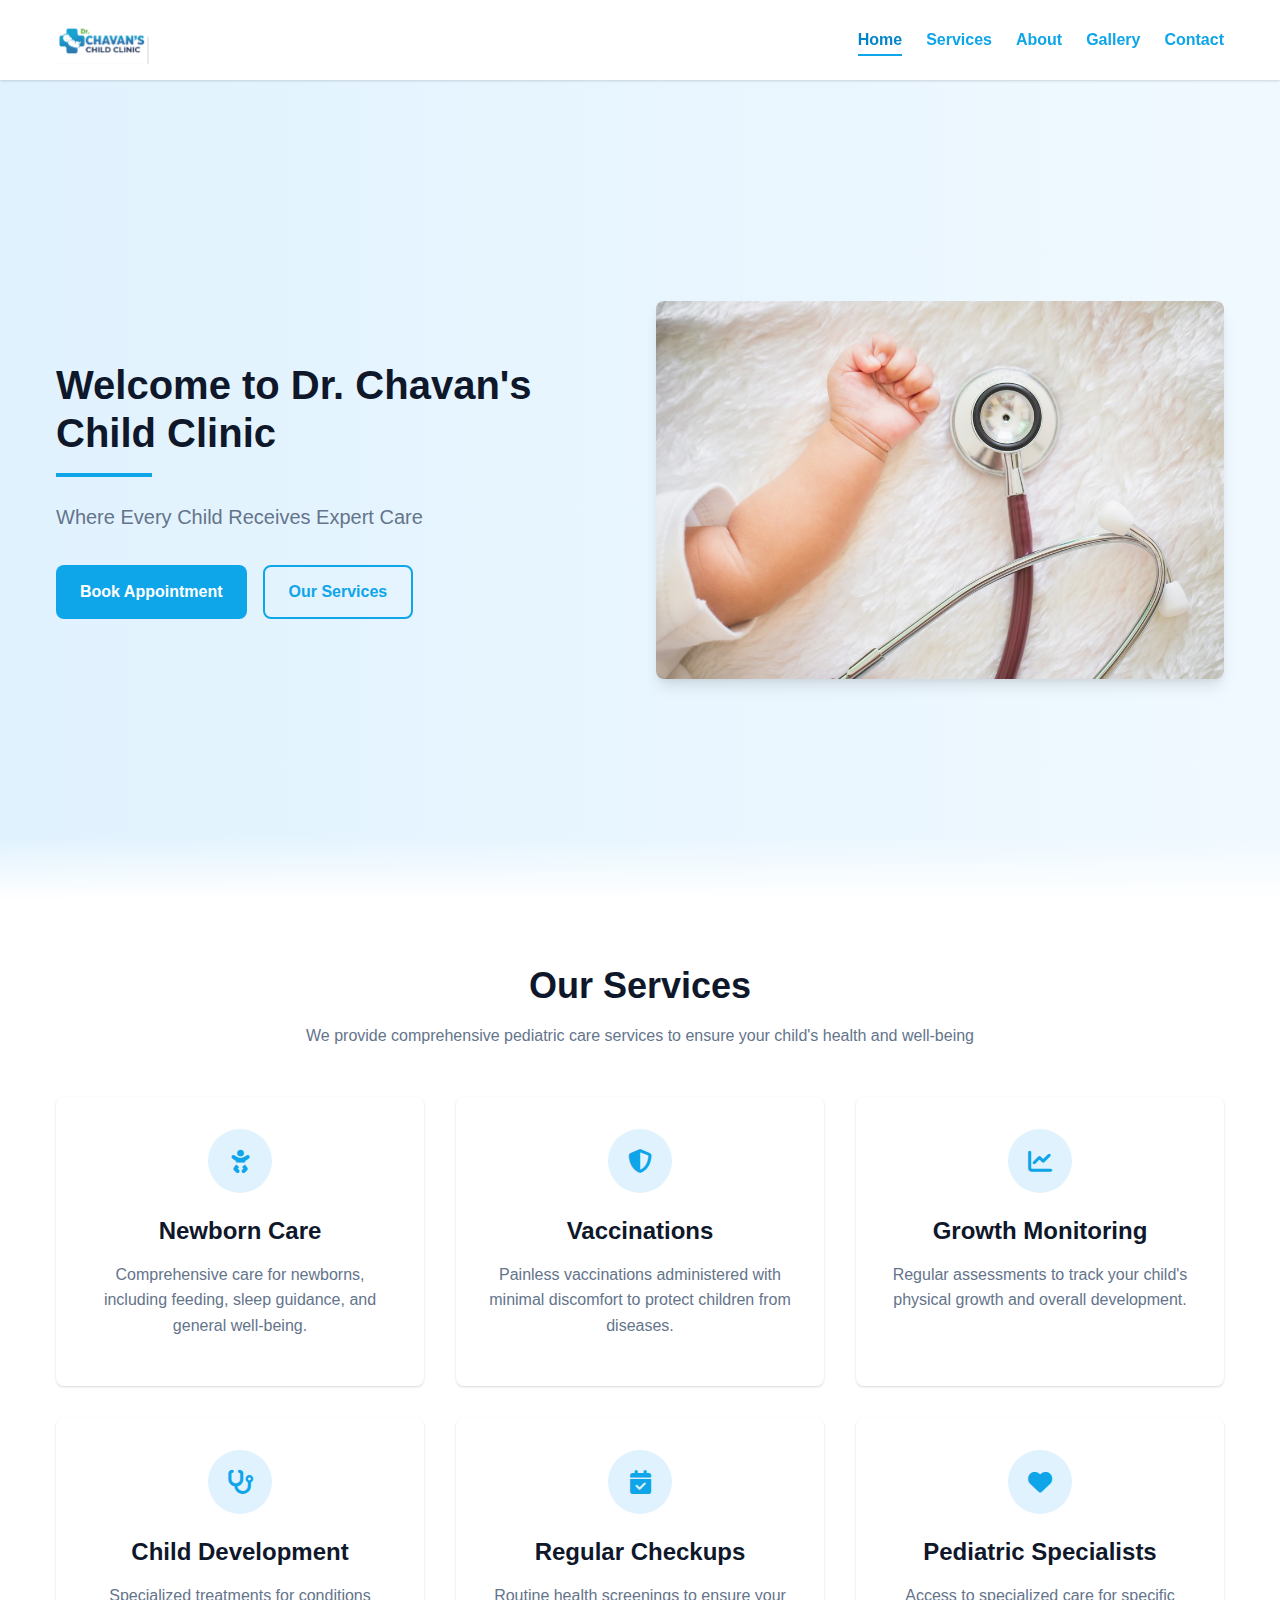
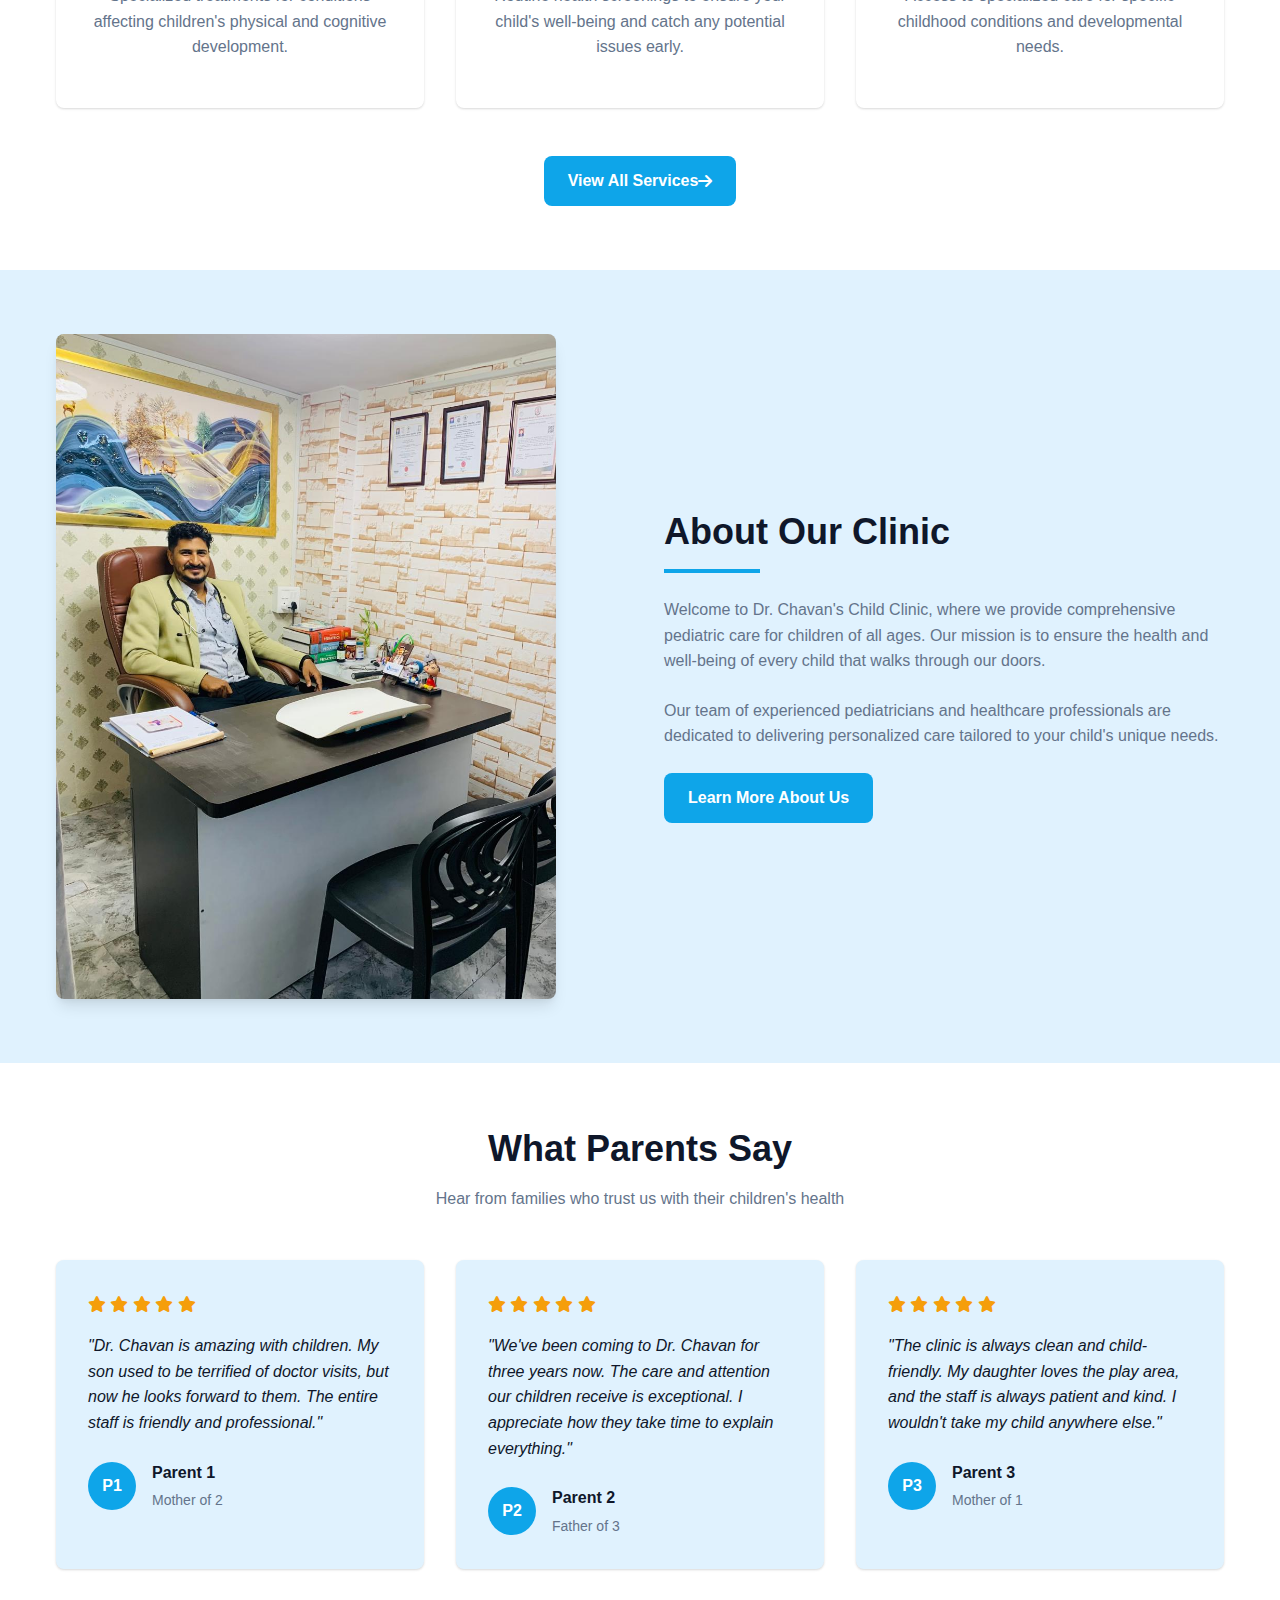
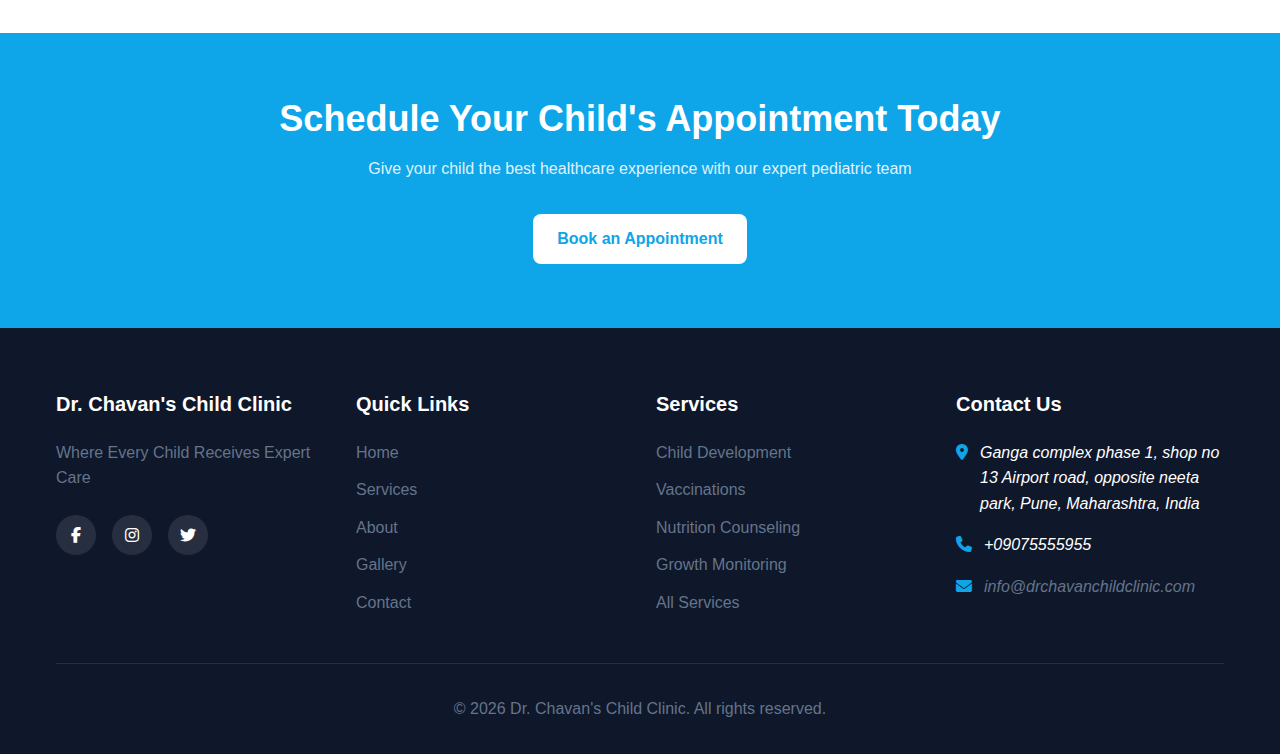
<file: index.html>
<!DOCTYPE html>
<html lang="en">
<head>
    <meta charset="UTF-8">
    <meta name="viewport" content="width=device-width, initial-scale=1.0">
    <title>Dr. Chavan's Child Clinic - Where Every Child Receives Expert Care</title>
    <style>
        :root {
          --vh: 1vh;
        }
        
        /* Use this for full height elements */
        .full-height {
          height: 100vh; /* Fallback */
          height: calc(var(--vh, 1vh) * 100);
        }
      </style>
    <link rel="stylesheet" href="./styles.css">
    <link rel="stylesheet" href="https://cdnjs.cloudflare.com/ajax/libs/font-awesome/6.4.0/css/all.min.css">
</head>
<body>
    <!-- Header -->
    <header class="header">
        <div class="container">
            <div class="header-content">
                <a href="index.html" class="logo">
                    <img src="./design.png" alt="Dr. Chavan's Child Clinic Logo" width="500" height="200">
                </a>
                
                <!-- Desktop Navigation -->
                <nav class="desktop-nav">
                    <ul class="nav-links">
                        <li><a href="index.html" class="active">Home</a></li>
                        <li><a href="services.html">Services</a></li>
                        <li><a href="about.html">About</a></li>
                        <li><a href="gallery.html">Gallery</a></li>
                        <li><a href="contact.html">Contact</a></li>
                        
                    </ul>
                </nav>
                
                <!-- Mobile Navigation Toggle -->
                <button class="mobile-nav-toggle" aria-label="Toggle Menu">
                    <i class="fas fa-bars"></i>
                </button>
            </div>
        </div>
        
        <!-- Mobile Navigation Menu -->
        <div class="mobile-nav">
            <nav class="container">
                <ul class="mobile-nav-links">
                    <li><a href="index.html">Home</a></li>
                    <li><a href="services.html">Services</a></li>
                    <li><a href="about.html">About</a></li>
                    <li><a href="gallery.html">Gallery</a></li>
                    <li><a href="contact.html">Contact</a></li>
                    
                </ul>
            </nav>
        </div>
    </header>

    <main>
        <!-- Hero Section -->
        <section class="hero">
            <div class="container">
                <div class="hero-grid">
                    <div class="hero-content">
                        <h1>Welcome to Dr. Chavan's Child Clinic</h1>
                        <div class="divider"></div>
                        <p class="hero-subtitle">Where Every Child Receives Expert Care</p>
                        <div class="hero-buttons">
                            <a href="contact.html" class="btn btn-primary">Book Appointment</a>
                            <a href="services.html" class="btn btn-outline">Our Services</a>
                        </div>
                    </div>
                    <div class="hero-image">
                        <img src="./bg clinic.jpg" alt="Doctor with child patient">
                    </div>
                </div>
            </div>
            <div class="hero-gradient"></div>
        </section>

        <!-- Services Preview Section -->
        <section class="services-preview">
            <div class="container">
                <div class="section-header">
                    <h2>Our Services</h2>
                    <p>We provide comprehensive pediatric care services to ensure your child's health and well-being</p>
                </div>

                <div class="services-grid">
                    <!-- Service 1 -->
                    <div class="service-card">
                        <div class="service-icon">
                            <i class="fas fa-baby"></i>
                        </div>
                        <h3>Newborn Care</h3>
                        <p>Comprehensive care for newborns, including feeding, sleep guidance, and general well-being.</p>
                    </div>
                    
                    <!-- Service 2 -->
                    <div class="service-card">
                        <div class="service-icon">
                            <i class="fas fa-shield-alt"></i>
                        </div>
                        <h3>Vaccinations</h3>
                        <p>Painless vaccinations administered with minimal discomfort to protect children from diseases.</p>
                    </div>
                    
                    <!-- Service 3 -->
                    <div class="service-card">
                        <div class="service-icon">
                            <i class="fas fa-chart-line"></i>
                        </div>
                        <h3>Growth Monitoring</h3>
                        <p>Regular assessments to track your child's physical growth and overall development.</p>
                    </div>
                    
                    <!-- Service 4 -->
                    <div class="service-card">
                        <div class="service-icon">
                            <i class="fas fa-stethoscope"></i>
                        </div>
                        <h3>Child Development</h3>
                        <p>Specialized treatments for conditions affecting children's physical and cognitive development.</p>
                    </div>
                    
                    <!-- Service 5 -->
                    <div class="service-card">
                        <div class="service-icon">
                            <i class="fas fa-calendar-check"></i>
                        </div>
                        <h3>Regular Checkups</h3>
                        <p>Routine health screenings to ensure your child's well-being and catch any potential issues early.</p>
                    </div>
                    
                    <!-- Service 6 -->
                    <div class="service-card">
                        <div class="service-icon">
                            <i class="fas fa-heart"></i>
                        </div>
                        <h3>Pediatric Specialists</h3>
                        <p>Access to specialized care for specific childhood conditions and developmental needs.</p>
                    </div>
                </div>

                <div class="text-center">
                    <a href="services.html" class="btn btn-primary">
                        View All Services <i class="fas fa-arrow-right"></i>
                    </a>
                </div>
            </div>
        </section>

        <!-- About Preview Section -->
        <section class="about-preview">
            <div class="container">
                <div class="about-grid">
                    <div class="about-image">
                        <div class="image-decoration"></div>
                        <img src="./doc.jpg" alt="About Our Clinic" width="500" height="500">
                    </div>
                    
                    <div class="about-content">
                        <h2>About Our Clinic</h2>
                        <div class="divider"></div>
                        <p>Welcome to Dr. Chavan's Child Clinic, where we provide comprehensive pediatric care for children
                            of all ages. Our mission is to ensure the health and well-being of every child that walks
                            through our doors.</p>
                        <p>Our team of experienced pediatricians and healthcare professionals are
                            dedicated to delivering personalized care tailored to your child's unique needs.</p>
                        <a href="./about.html" class="btn btn-primary">Learn More About Us</a>
                    </div>
                </div>
            </div>
        </section>

        <!-- Testimonials Section -->
        <section class="testimonials">
            <div class="container">
                <div class="section-header">
                    <h2>What Parents Say</h2>
                    <p>Hear from families who trust us with their children's health</p>
                </div>

                <div class="testimonials-grid">
                    <!-- Testimonial 1 -->
                    <div class="testimonial-card">
                        <div class="stars">
                            <i class="fas fa-star"></i>
                            <i class="fas fa-star"></i>
                            <i class="fas fa-star"></i>
                            <i class="fas fa-star"></i>
                            <i class="fas fa-star"></i>
                        </div>
                        <p class="testimonial-text">"Dr. Chavan is amazing with children. My son used to be terrified of doctor visits, but now he looks forward to them. The entire staff is friendly and professional."</p>
                        <div class="testimonial-author">
                            <div class="author-avatar">P1</div>
                            <div class="author-info">
                                <p class="author-name">Parent 1</p>
                                <p class="author-title">Mother of 2</p>
                            </div>
                        </div>
                    </div>
                    
                    <!-- Testimonial 2 -->
                    <div class="testimonial-card">
                        <div class="stars">
                            <i class="fas fa-star"></i>
                            <i class="fas fa-star"></i>
                            <i class="fas fa-star"></i>
                            <i class="fas fa-star"></i>
                            <i class="fas fa-star"></i>
                        </div>
                        <p class="testimonial-text">"We've been coming to Dr. Chavan for three years now. The care and attention our children receive is exceptional. I appreciate how they take time to explain everything."</p>
                        <div class="testimonial-author">
                            <div class="author-avatar">P2</div>
                            <div class="author-info">
                                <p class="author-name">Parent 2</p>
                                <p class="author-title">Father of 3</p>
                            </div>
                        </div>
                    </div>
                    
                    <!-- Testimonial 3 -->
                    <div class="testimonial-card">
                        <div class="stars">
                            <i class="fas fa-star"></i>
                            <i class="fas fa-star"></i>
                            <i class="fas fa-star"></i>
                            <i class="fas fa-star"></i>
                            <i class="fas fa-star"></i>
                        </div>
                        <p class="testimonial-text">"The clinic is always clean and child-friendly. My daughter loves the play area, and the staff is always patient and kind. I wouldn't take my child anywhere else."</p>
                        <div class="testimonial-author">
                            <div class="author-avatar">P3</div>
                            <div class="author-info">
                                <p class="author-name">Parent 3</p>
                                <p class="author-title">Mother of 1</p>
                            </div>
                        </div>
                    </div>
                </div>
            </div>
        </section>

        <!-- CTA Section -->
        <section class="cta">
            <div class="container">
                <h2>Schedule Your Child's Appointment Today</h2>
                <p>Give your child the best healthcare experience with our expert pediatric team</p>
                <a href="./contact.html" class="btn btn-light">Book an Appointment</a>
            </div>
        </section>
    </main>

    <!-- Footer -->
    <footer class="footer">
        <div class="container">
            <div class="footer-grid">
                <div class="footer-col">
                    <h3>Dr. Chavan's Child Clinic</h3>
                    <p>Where Every Child Receives Expert Care</p>
                    <div class="social-links">
                        <a href="#" aria-label="Facebook"><i class="fab fa-facebook-f"></i></a>
                        <a href="#" aria-label="Instagram"><i class="fab fa-instagram"></i></a>
                        <a href="#" aria-label="Twitter"><i class="fab fa-twitter"></i></a>
                    </div>
                </div>

                <div class="footer-col">
                    <h3>Quick Links</h3>
                    <ul class="footer-links">
                        <li><a href="index.html">Home</a></li>
                        <li><a href="services.html">Services</a></li>
                        <li><a href="about.html">About</a></li>
                        <li><a href="gallery.html">Gallery</a></li>
                        <li><a href="contact.html">Contact</a></li>
                    </ul>
                </div>

                <div class="footer-col">
                    <h3>Services</h3>
                    <ul class="footer-links">
                        <li><a href="services.html">Child Development</a></li>
                        <li><a href="services.html">Vaccinations</a></li>
                        <li><a href="services.html">Nutrition Counseling</a></li>
                        <li><a href="services.html">Growth Monitoring</a></li>
                        <li><a href="services.html">All Services</a></li>
                    </ul>
                </div>

                <div class="footer-col">
                    <h3>Contact Us</h3>
                    <address>
                        <div class="contact-item">
                            <i class="fas fa-map-marker-alt"></i>
                            <span>Ganga complex phase 1, shop no 13 Airport road, opposite neeta park,
                                Pune, Maharashtra, India</span>
                        </div>
                        <div class="contact-item">
                            <i class="fas fa-phone"></i>
                            <span>+09075555955</span>
                        </div>
                        <div class="contact-item">
                            <i class="fas fa-envelope"></i>
                            <a href="mailto:info@drchavanchildclinic.com">info@drchavanchildclinic.com</a>
                        </div>
                    </address>
                </div>
            </div>

            <div class="footer-bottom">
                <p>&copy; <span id="current-year"></span> Dr. Chavan's Child Clinic. All rights reserved.</p>
            </div>
        </div>
    </footer>

    <script src="./main.js"></script>
</body>
</html>
</file>
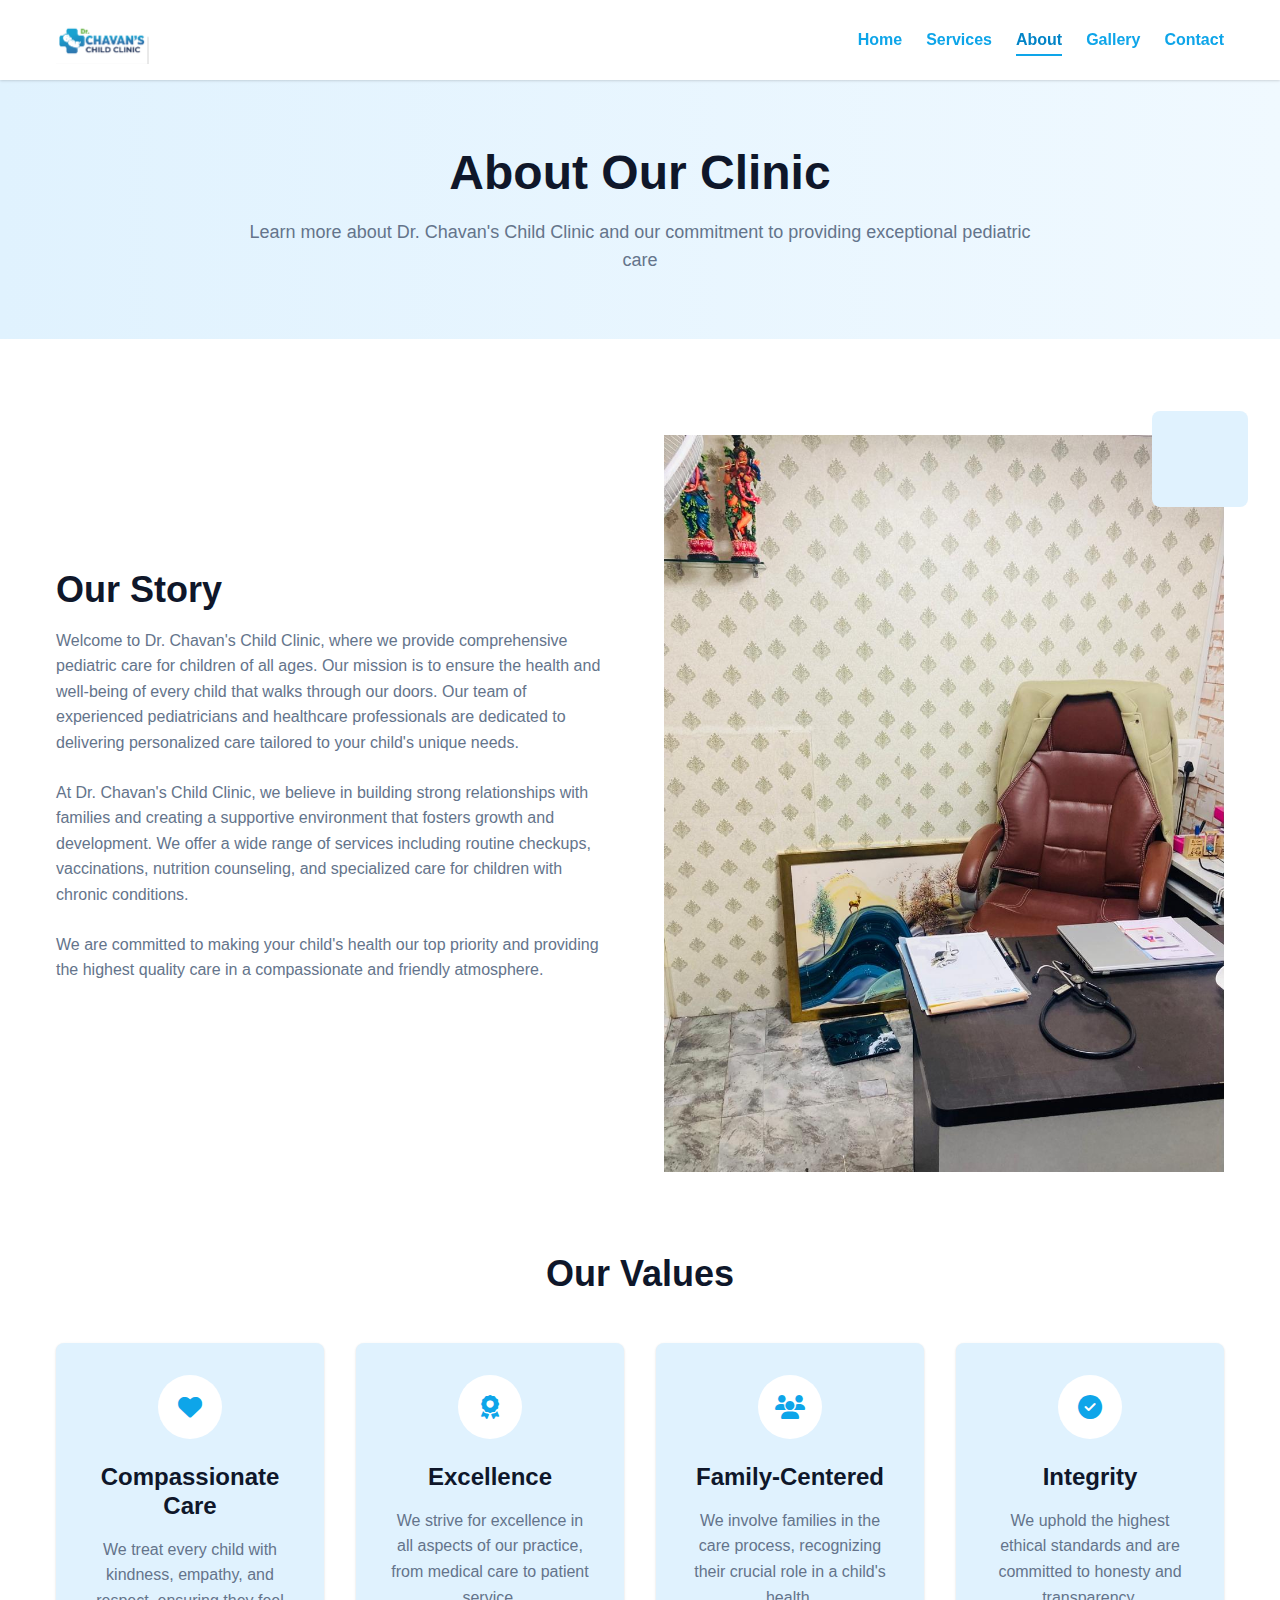
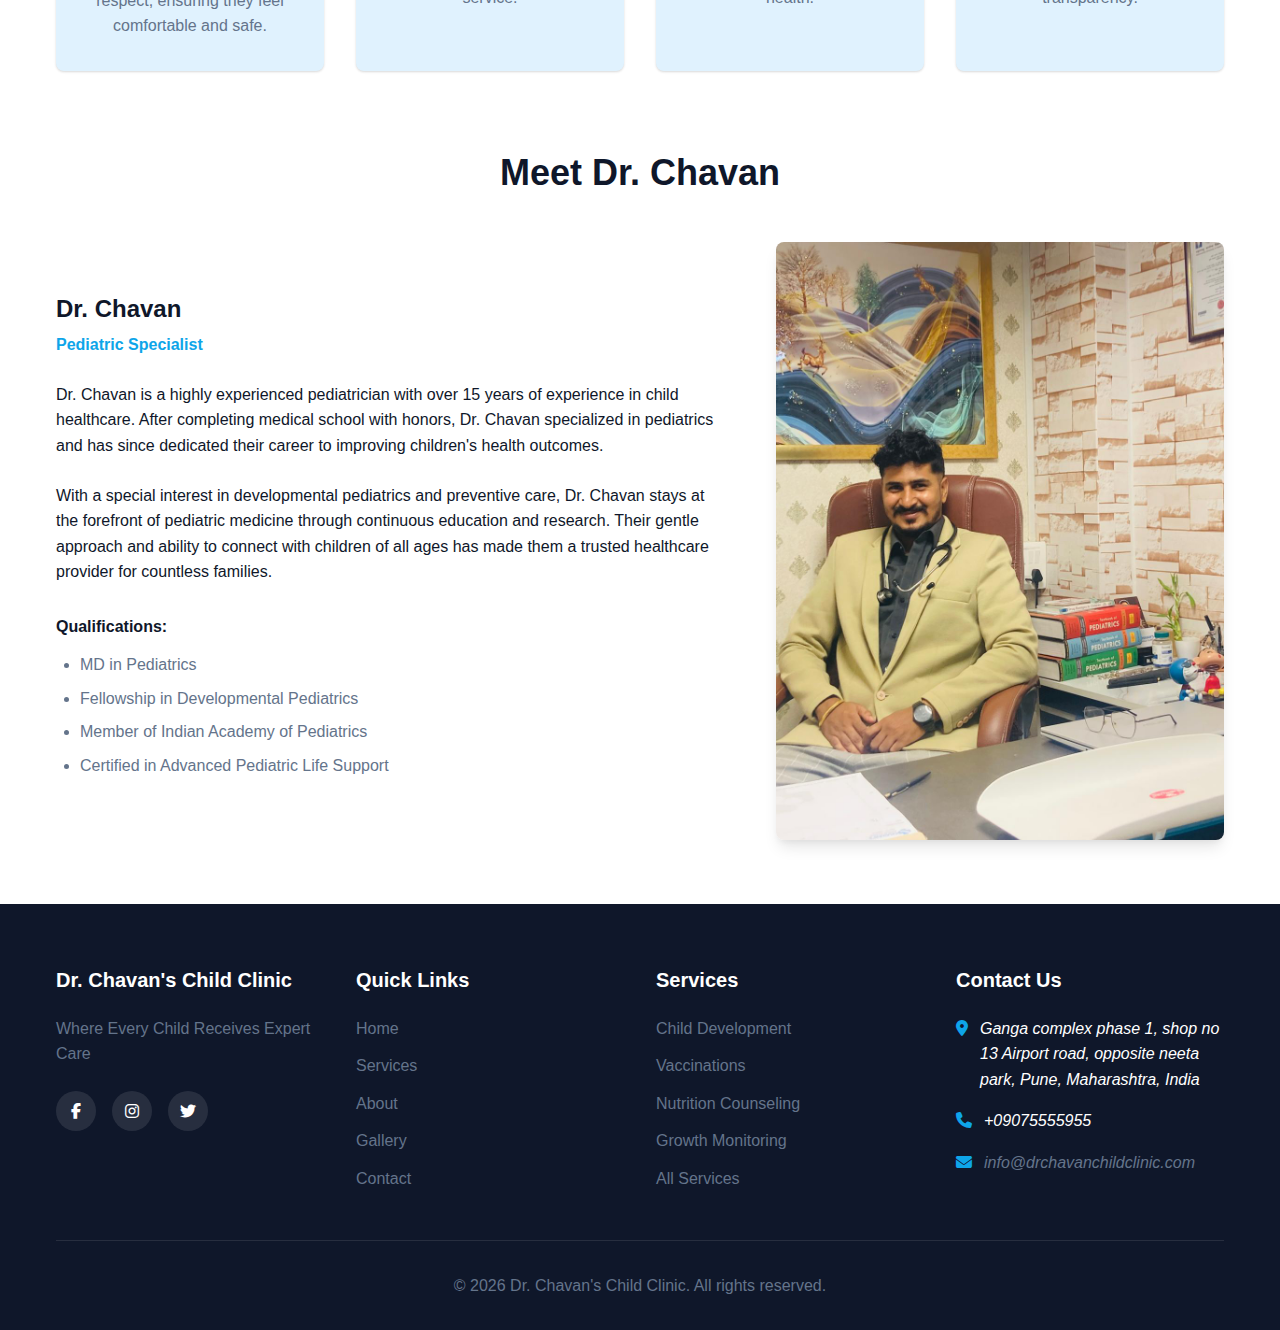
<file: about.html>
<!DOCTYPE html>
<html lang="en">
<head>
    <meta charset="UTF-8">
    <meta name="viewport" content="width=device-width, initial-scale=1.0">
    <title>About Us - Dr. Chavan's Child Clinic</title>
    <link rel="stylesheet" href="./styles.css">
    <link rel="stylesheet" href="https://cdnjs.cloudflare.com/ajax/libs/font-awesome/6.4.0/css/all.min.css">
</head>
<body>
    <!-- Header -->
    <header class="header">
        <div class="container">
            <div class="header-content">
                <a href="index.html" class="logo">
                    <img src="./design.png" alt="Dr. Chavan's Child Clinic Logo" width="150" height="100">
                </a>
                
                <!-- Desktop Navigation -->
                <nav class="desktop-nav">
                    <ul class="nav-links">
                        <li><a href="index.html">Home</a></li>
                        <li><a href="services.html">Services</a></li>
                        <li><a href="about.html" class="active">About</a></li>
                        <li><a href="gallery.html">Gallery</a></li>
                        <li><a href="contact.html">Contact</a></li>
                        
                    </ul>
                </nav>
                
                <!-- Mobile Navigation Toggle -->
                <button class="mobile-nav-toggle" aria-label="Toggle Menu">
                    <i class="fas fa-bars"></i>
                </button>
            </div>
        </div>
        
        <!-- Mobile Navigation Menu -->
        <div class="mobile-nav">
            <nav class="container">
                <ul class="mobile-nav-links">
                    <li><a href="index.html">Home</a></li>
                    <li><a href="services.html">Services</a></li>
                    <li><a href="about.html">About</a></li>
                    <li><a href="gallery.html">Gallery</a></li>
                    <li><a href="contact.html">Contact</a></li>
                    
                </ul>
            </nav>
        </div>
    </header>

    <main>
        <!-- Hero Section -->
        <section class="page-hero">
            <div class="container">
                <h1>About Our Clinic</h1>
                <p>Learn more about Dr. Chavan's Child Clinic and our commitment to providing exceptional pediatric care</p>
            </div>
        </section>

        <!-- Main Content -->
        <section class="about-section">
            <div class="container">
                <div class="about-grid">
                    <div class="about-content">
                        <h2>Our Story</h2>
                        <p>Welcome to Dr. Chavan's Child Clinic, where we provide comprehensive pediatric care for children of all ages. Our mission is to ensure the health and well-being of every child that walks through our doors. Our team of experienced pediatricians and healthcare professionals are dedicated to delivering personalized care tailored to your child's unique needs.</p>
                        <p>At Dr. Chavan's Child Clinic, we believe in building strong relationships with families and creating a supportive environment that fosters growth and development. We offer a wide range of services including routine checkups, vaccinations, nutrition counseling, and specialized care for children with chronic conditions.</p>
                        <p>We are committed to making your child's health our top priority and providing the highest quality care in a compassionate and friendly atmosphere.</p>
                    </div>
                    <div class="about-image-container">
                        <div class="image-decoration right"></div>
                        <img src="./cabin.jpg" alt="About Our Clinic">
                    </div>
                </div>

                <!-- Our Values -->
                <div class="values-section">
                    <h2>Our Values</h2>
                    <div class="values-grid">
                        <div class="value-card">
                            <div class="value-icon">
                                <i class="fas fa-heart"></i>
                            </div>
                            <h3>Compassionate Care</h3>
                            <p>We treat every child with kindness, empathy, and respect, ensuring they feel comfortable and safe.</p>
                        </div>
                        
                        <div class="value-card">
                            <div class="value-icon">
                                <i class="fas fa-award"></i>
                            </div>
                            <h3>Excellence</h3>
                            <p>We strive for excellence in all aspects of our practice, from medical care to patient service.</p>
                        </div>
                        
                        <div class="value-card">
                            <div class="value-icon">
                                <i class="fas fa-users"></i>
                            </div>
                            <h3>Family-Centered</h3>
                            <p>We involve families in the care process, recognizing their crucial role in a child's health.</p>
                        </div>
                        
                        <div class="value-card">
                            <div class="value-icon">
                                <i class="fas fa-check-circle"></i>
                            </div>
                            <h3>Integrity</h3>
                            <p>We uphold the highest ethical standards and are committed to honesty and transparency.</p>
                        </div>
                    </div>
                </div>

                <!-- Meet the Doctor -->
                <div class="doctor-section">
                    <h2>Meet Dr. Chavan</h2>
                    <div class="doctor-grid">
                        <div class="doctor-content">
                            <h3>Dr. Chavan</h3>
                            <p class="doctor-title">Pediatric Specialist</p>
                            <p>Dr. Chavan is a highly experienced pediatrician with over 15 years of experience in child healthcare. After completing medical school with honors, Dr. Chavan specialized in pediatrics and has since dedicated their career to improving children's health outcomes.</p>
                            <p>With a special interest in developmental pediatrics and preventive care, Dr. Chavan stays at the forefront of pediatric medicine through continuous education and research. Their gentle approach and ability to connect with children of all ages has made them a trusted healthcare provider for countless families.</p>
                            <div class="qualifications">
                                <h4>Qualifications:</h4>
                                <ul>
                                    <li>MD in Pediatrics</li>
                                    <li>Fellowship in Developmental Pediatrics</li>
                                    <li>Member of Indian Academy of Pediatrics</li>
                                    <li>Certified in Advanced Pediatric Life Support</li>
                                </ul>
                            </div>
                        </div>
                        <div class="doctor-image">
                            <img src="./doctor.jpg" alt="Dr. Chavan">
                        </div>
                    </div>
                </div>
            </div>
        </section>
    </main>

    <!-- Footer -->
    <footer class="footer">
        <div class="container">
            <div class="footer-grid">
                <div class="footer-col">
                    <h3>Dr. Chavan's Child Clinic</h3>
                    <p>Where Every Child Receives Expert Care</p>
                    <div class="social-links">
                        <a href="#" aria-label="Facebook"><i class="fab fa-facebook-f"></i></a>
                        <a href="#" aria-label="Instagram"><i class="fab fa-instagram"></i></a>
                        <a href="#" aria-label="Twitter"><i class="fab fa-twitter"></i></a>
                    </div>
                </div>

                <div class="footer-col">
                    <h3>Quick Links</h3>
                    <ul class="footer-links">
                        <li><a href="index.html">Home</a></li>
                        <li><a href="services.html">Services</a></li>
                        <li><a href="about.html">About</a></li>
                        <li><a href="gallery.html">Gallery</a></li>
                        <li><a href="contact.html">Contact</a></li>
                    </ul>
                </div>

                <div class="footer-col">
                    <h3>Services</h3>
                    <ul class="footer-links">
                        <li><a href="services.html">Child Development</a></li>
                        <li><a href="services.html">Vaccinations</a></li>
                        <li><a href="services.html">Nutrition Counseling</a></li>
                        <li><a href="services.html">Growth Monitoring</a></li>
                        <li><a href="services.html">All Services</a></li>
                    </ul>
                </div>

                <div class="footer-col">
                    <h3>Contact Us</h3>
                    <address>
                        <div class="contact-item">
                            <i class="fas fa-map-marker-alt"></i>
                            <span>Ganga complex phase 1, shop no 13 Airport road, opposite neeta park,
                                Pune, Maharashtra, India</span>
                        </div>
                        <div class="contact-item">
                            <i class="fas fa-phone"></i>
                            <span>+09075555955</span>
                        </div>
                        <div class="contact-item">
                            <i class="fas fa-envelope"></i>
                            <a href="mailto:info@drchavanchildclinic.com">info@drchavanchildclinic.com</a>
                        </div>
                    </address>
                </div>
            </div>

            <div class="footer-bottom">
                <p>&copy; <span id="current-year"></span> Dr. Chavan's Child Clinic. All rights reserved.</p>
            </div>
        </div>
    </footer>

    <script src="./main.js"></script>
</body>
</html>
</file>
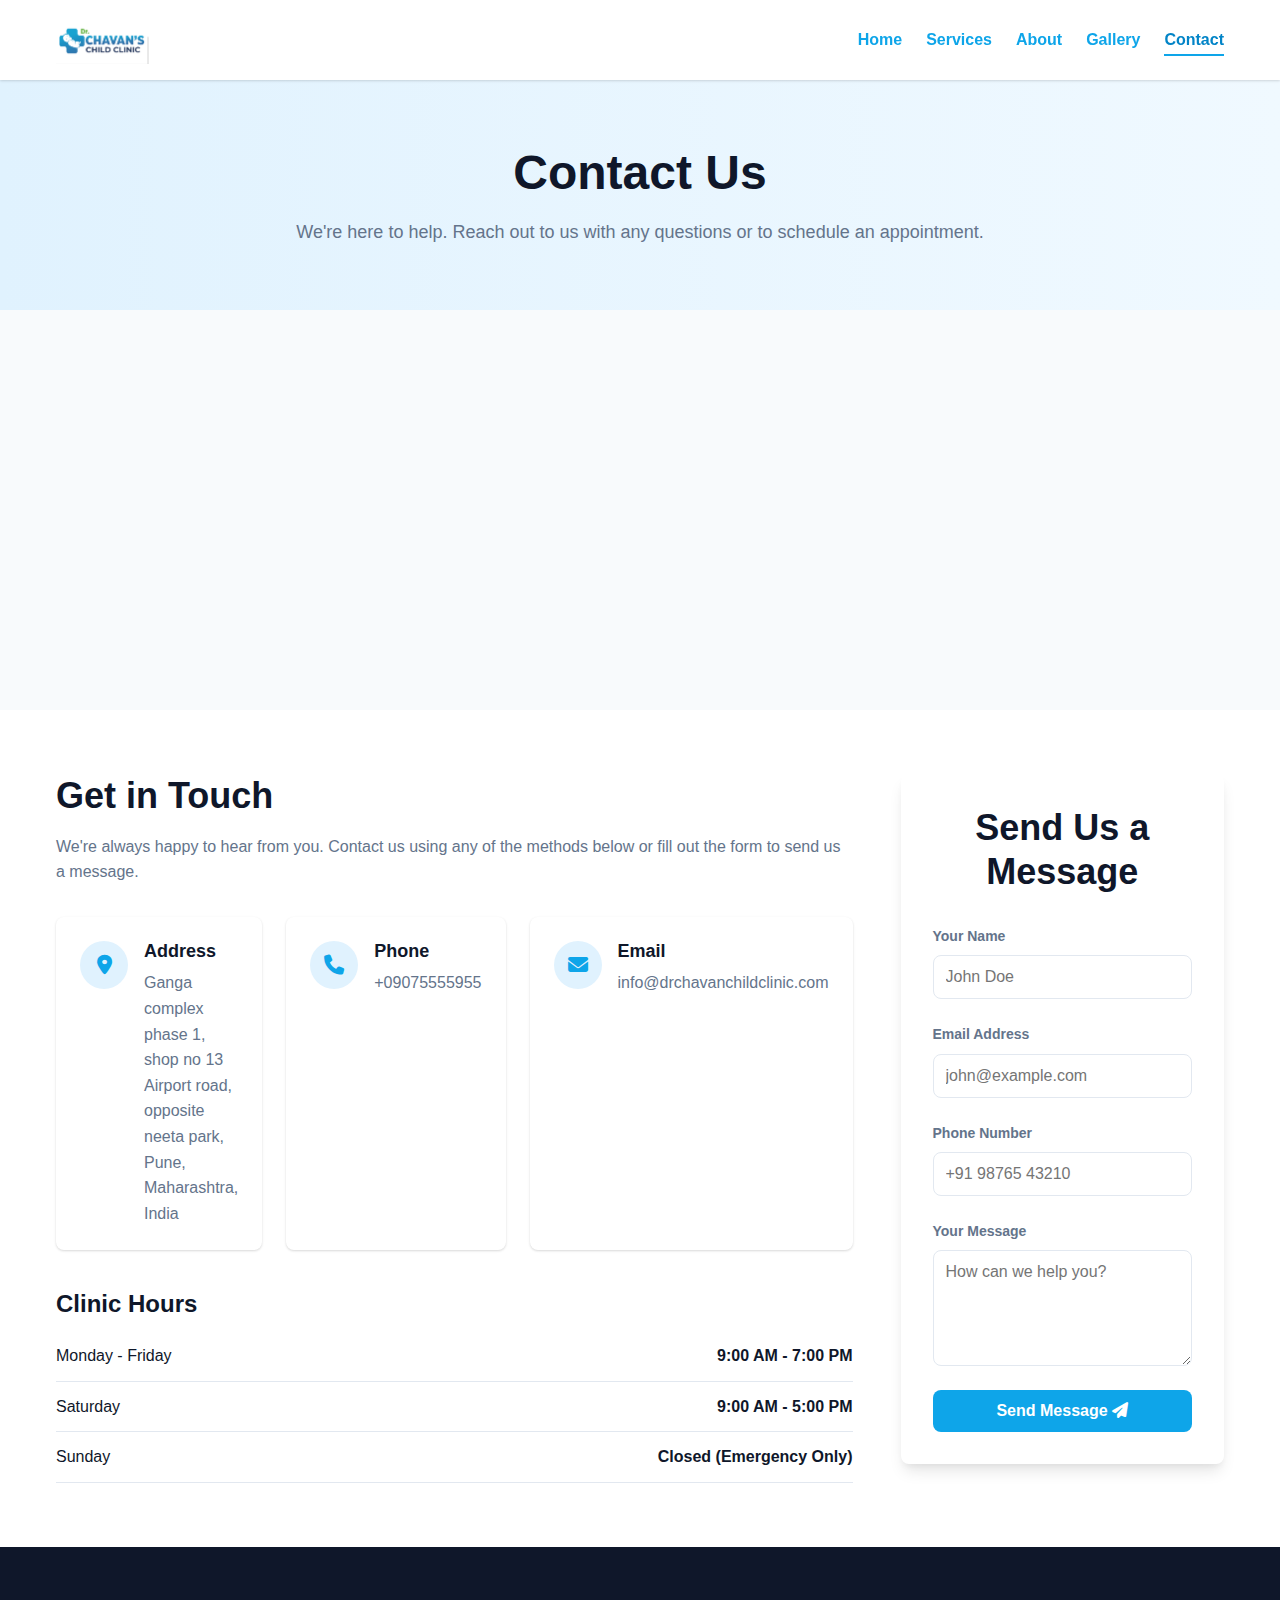
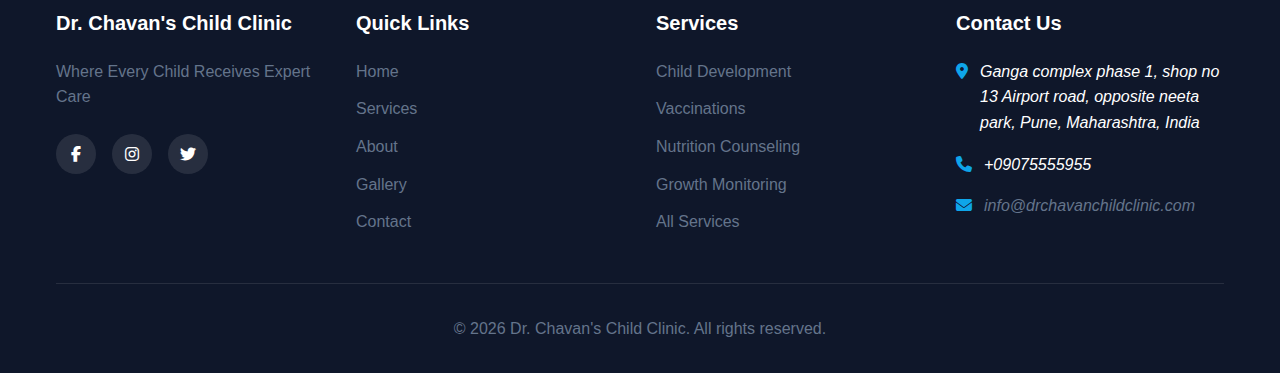
<file: contact.html>
<!DOCTYPE html>
<html lang="en">
<head>
    <meta charset="UTF-8">
    <meta name="viewport" content="width=device-width, initial-scale=1.0">
    <title>Contact Us - Dr. Chavan's Child Clinic</title>
    <link rel="stylesheet" href="./styles.css">
    <link rel="stylesheet" href="https://cdnjs.cloudflare.com/ajax/libs/font-awesome/6.4.0/css/all.min.css">
</head>
<body>
    <!-- Header -->
    <header class="header">
        <div class="container">
            <div class="header-content">
                <a href="index.html" class="logo">
                    <img src="./design.png" alt="Dr. Chavan's Child Clinic Logo" width="150" height="100">
                </a>
                
                <!-- Desktop Navigation -->
                <nav class="desktop-nav">
                    <ul class="nav-links">
                        <li><a href="index.html">Home</a></li>
                        <li><a href="services.html">Services</a></li>
                        <li><a href="about.html">About</a></li>
                        <li><a href="gallery.html">Gallery</a></li>
                        <li><a href="contact.html" class="active">Contact</a></li>
                        
                    </ul>
                </nav>
                
                <!-- Mobile Navigation Toggle -->
                <button class="mobile-nav-toggle" aria-label="Toggle Menu">
                    <i class="fas fa-bars"></i>
                </button>
            </div>
        </div>
        
        <!-- Mobile Navigation Menu -->
        <div class="mobile-nav">
            <nav class="container">
                <ul class="mobile-nav-links">
                    <li><a href="index.html">Home</a></li>
                    <li><a href="services.html">Services</a></li>
                    <li><a href="about.html">About</a></li>
                    <li><a href="gallery.html">Gallery</a></li>
                    <li><a href="contact.html">Contact</a></li>
                    
                </ul>
            </nav>
        </div>
    </header>

    <main>
        <!-- Hero Section -->
        <section class="page-hero">
            <div class="container">
                <h1>Contact Us</h1>
                <p>We're here to help. Reach out to us with any questions or to schedule an appointment.</p>
                <script type="text/javascript" src="https://cdn.emailjs.com/dist/email.min.js"></script>
            </div>
        </section>

        <!-- Map Section -->
        <section class="map-section">
            <iframe
                src="https://www.google.com/maps/embed?pb=!1m18!1m12!1m3!1d242118.14199614953!2d73.72287720000001!3d18.524564750000003!2m3!1f0!2f0!3f0!3m2!1i1024!2i768!4f13.1!3m3!1m2!1s0x3bc2bf2e67461101%3A0x828d43bf9d9ee343!2sPune%2C%20Maharashtra!5e0!3m2!1sen!2sin!4v1650000000000!5m2!1sen!2sin"
                width="100%"
                height="400"
                style="border:0;"
                allowfullscreen=""
                loading="lazy"
                referrerpolicy="no-referrer-when-downgrade"
                title="Clinic Location">
            </iframe>
        </section>

        <!-- Contact Information and Form -->
        <section class="contact-section">
            <div class="container">
                <div class="contact-grid">
                    <!-- Contact Information -->
                    <div class="contact-info">
                        <h2>Get in Touch</h2>
                        <p>We're always happy to hear from you. Contact us using any of the methods below or fill out the form to send us a message.</p>
                        
                        <div class="contact-cards">
                            <div class="contact-card">
                                <div class="contact-card-icon">
                                    <i class="fas fa-map-marker-alt"></i>
                                </div>
                                <div class="contact-card-content">
                                    <h3>Address</h3>
                                    <p>Ganga complex phase 1, shop no 13 Airport road, opposite neeta park,
                                        Pune, Maharashtra, India</p>
                                </div>
                            </div>
                            
                            <div class="contact-card">
                                <div class="contact-card-icon">
                                    <i class="fas fa-phone"></i>
                                </div>
                                <div class="contact-card-content">
                                    <h3>Phone</h3>
                                    <p>+09075555955</p>
                                </div>
                            </div>
                            
                            <div class="contact-card">
                                <div class="contact-card-icon">
                                    <i class="fas fa-envelope"></i>
                                </div>
                                <div class="contact-card-content">
                                    <h3>Email</h3>
                                    <p>info@drchavanchildclinic.com</p>
                                </div>
                            </div>
                        </div>
                        
                        <div class="clinic-hours">
                            <h3>Clinic Hours</h3>
                            <div class="hours-grid">
                                <div class="hours-row">
                                    <span>Monday - Friday</span>
                                    <span>9:00 AM - 7:00 PM</span>
                                </div>
                                <div class="hours-row">
                                    <span>Saturday</span>
                                    <span>9:00 AM - 5:00 PM</span>
                                </div>
                                <div class="hours-row">
                                    <span>Sunday</span>
                                    <span>Closed (Emergency Only)</span>
                                </div>
                            </div>
                        </div>
                    </div>
                    
                    <!-- Contact Form -->
                    <div class="contact-form-container">
                        <div class="contact-form-card">
                            <h2>Send Us a Message</h2>
                            <form id="contact-form" class="contact-form">
                                <div class="form-group">
                                    <label for="name">Your Name</label>
                                    <input type="text" id="name" name="name" placeholder="John Doe" required>
                                </div>
                                
                                <div class="form-group">
                                    <label for="email">Email Address</label>
                                    <input type="email" id="email" name="email" placeholder="john@example.com" required>
                                </div>
                                
                                <div class="form-group">
                                    <label for="phone">Phone Number</label>
                                    <input type="tel" id="phone" name="phone" placeholder="+91 98765 43210">
                                </div>
                                
                                <div class="form-group">
                                    <label for="message">Your Message</label>
                                    <textarea id="message" name="message" placeholder="How can we help you?" rows="5" required></textarea>
                                </div>
                                
                                <button type="submit" class="btn btn-primary btn-full">
                                    <span class="btn-content">
                                        Send Message <i class="fas fa-paper-plane"></i>
                                    </span>
                                    <span class="btn-loading">
                                        <i class="fas fa-spinner fa-spin"></i> Sending...
                                    </span>
                                </button>
                            </form>
                        </div>
                    </div>
                </div>
            </div>
        </section>
    </main>

    <!-- Footer -->
    <footer class="footer">
        <div class="container">
            <div class="footer-grid">
                <div class="footer-col">
                    <h3>Dr. Chavan's Child Clinic</h3>
                    <p>Where Every Child Receives Expert Care</p>
                    <div class="social-links">
                        <a href="#" aria-label="Facebook"><i class="fab fa-facebook-f"></i></a>
                        <a href="#" aria-label="Instagram"><i class="fab fa-instagram"></i></a>
                        <a href="#" aria-label="Twitter"><i class="fab fa-twitter"></i></a>
                    </div>
                </div>

                <div class="footer-col">
                    <h3>Quick Links</h3>
                    <ul class="footer-links">
                        <li><a href="index.html">Home</a></li>
                        <li><a href="services.html">Services</a></li>
                        <li><a href="about.html">About</a></li>
                        <li><a href="gallery.html">Gallery</a></li>
                        <li><a href="contact.html">Contact</a></li>
                    </ul>
                </div>

                <div class="footer-col">
                    <h3>Services</h3>
                    <ul class="footer-links">
                        <li><a href="services.html">Child Development</a></li>
                        <li><a href="services.html">Vaccinations</a></li>
                        <li><a href="services.html">Nutrition Counseling</a></li>
                        <li><a href="services.html">Growth Monitoring</a></li>
                        <li><a href="services.html">All Services</a></li>
                    </ul>
                </div>

                <div class="footer-col">
                    <h3>Contact Us</h3>
                    <address>
                        <div class="contact-item">
                            <i class="fas fa-map-marker-alt"></i>
                            <span>Ganga complex phase 1, shop no 13 Airport road, opposite neeta park,
                                Pune, Maharashtra, India</span>
                        </div>
                        <div class="contact-item">
                            <i class="fas fa-phone"></i>
                            <span>+09075555955</span>
                        </div>
                        <div class="contact-item">
                            <i class="fas fa-envelope"></i>
                            <a href="mailto:info@drchavanchildclinic.com">info@drchavanchildclinic.com</a>
                        </div>
                    </address>
                </div>
            </div>

            <div class="footer-bottom">
                <p>&copy; <span id="current-year"></span> Dr. Chavan's Child Clinic. All rights reserved.</p>
            </div>
        </div>
    </footer>

    <script src="./main.js"></script>
    <script src="./contact.js"></script>
</body>
</html>
</file>
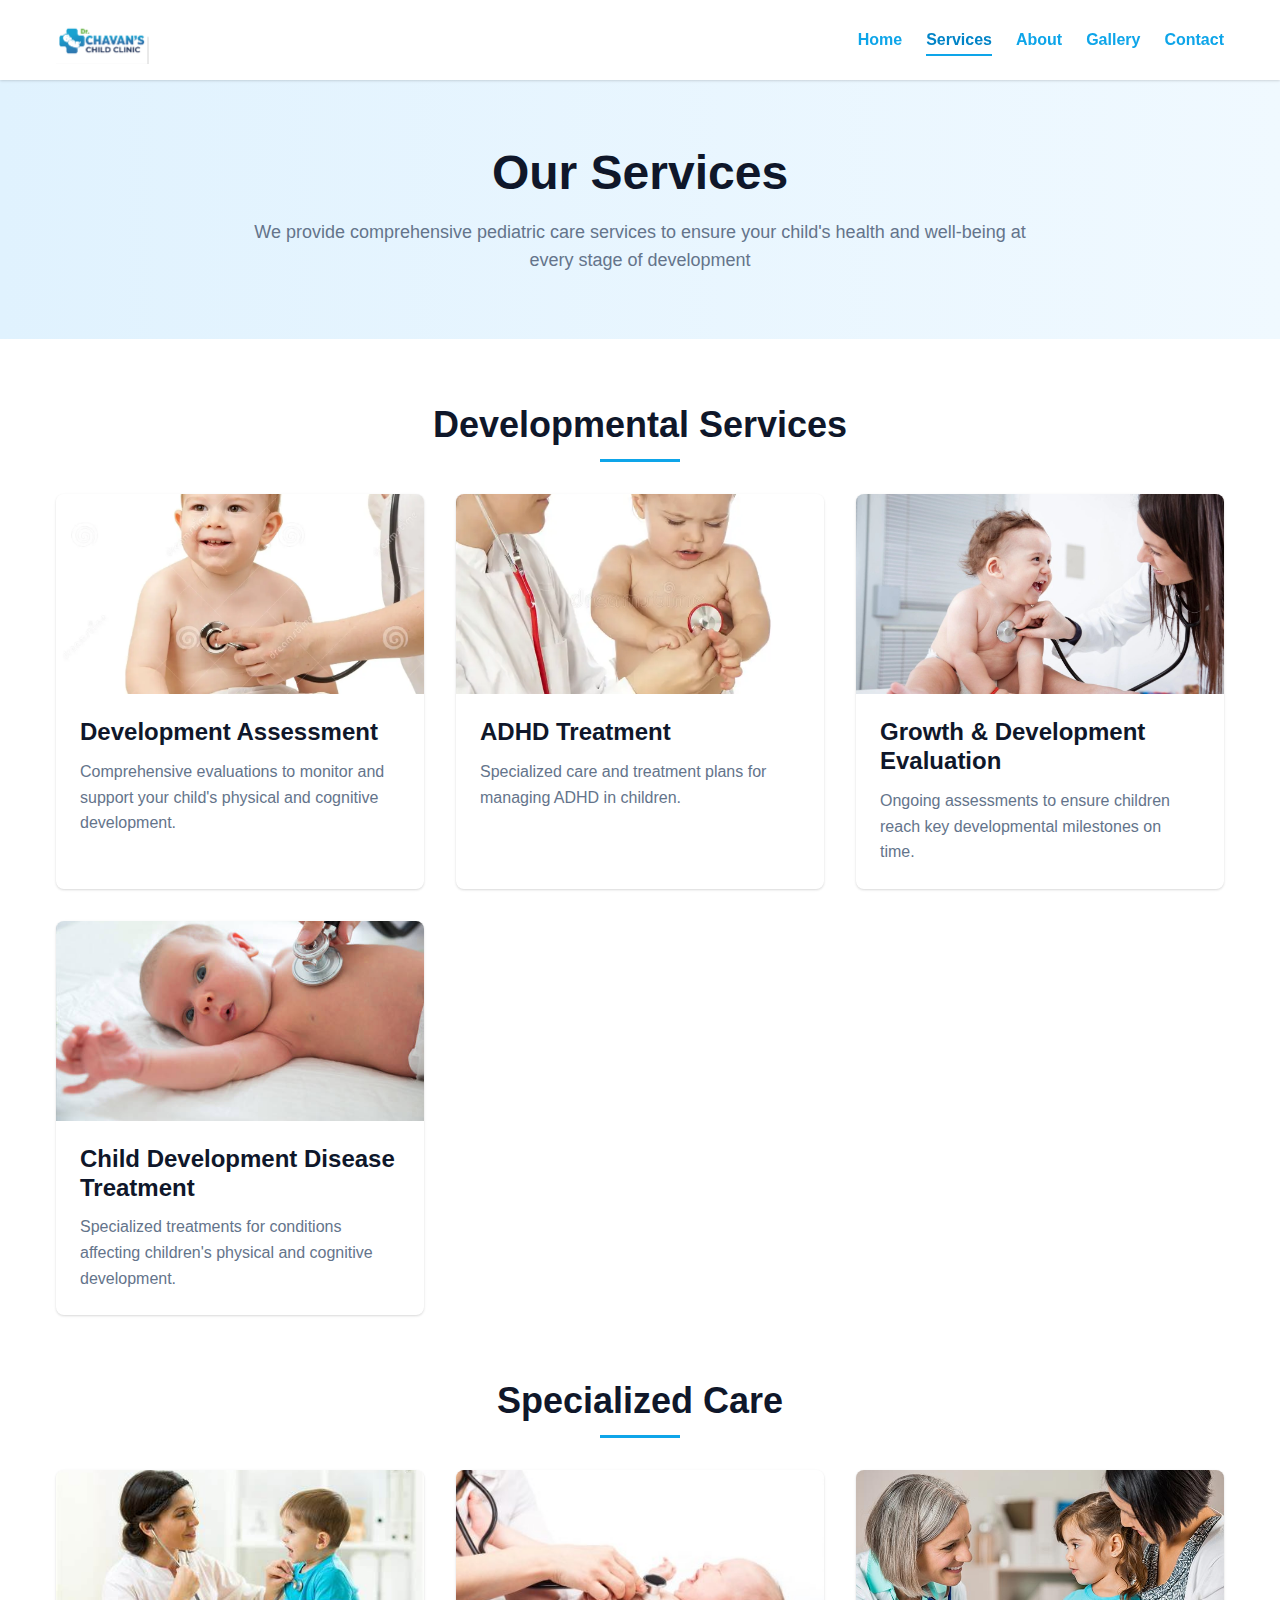
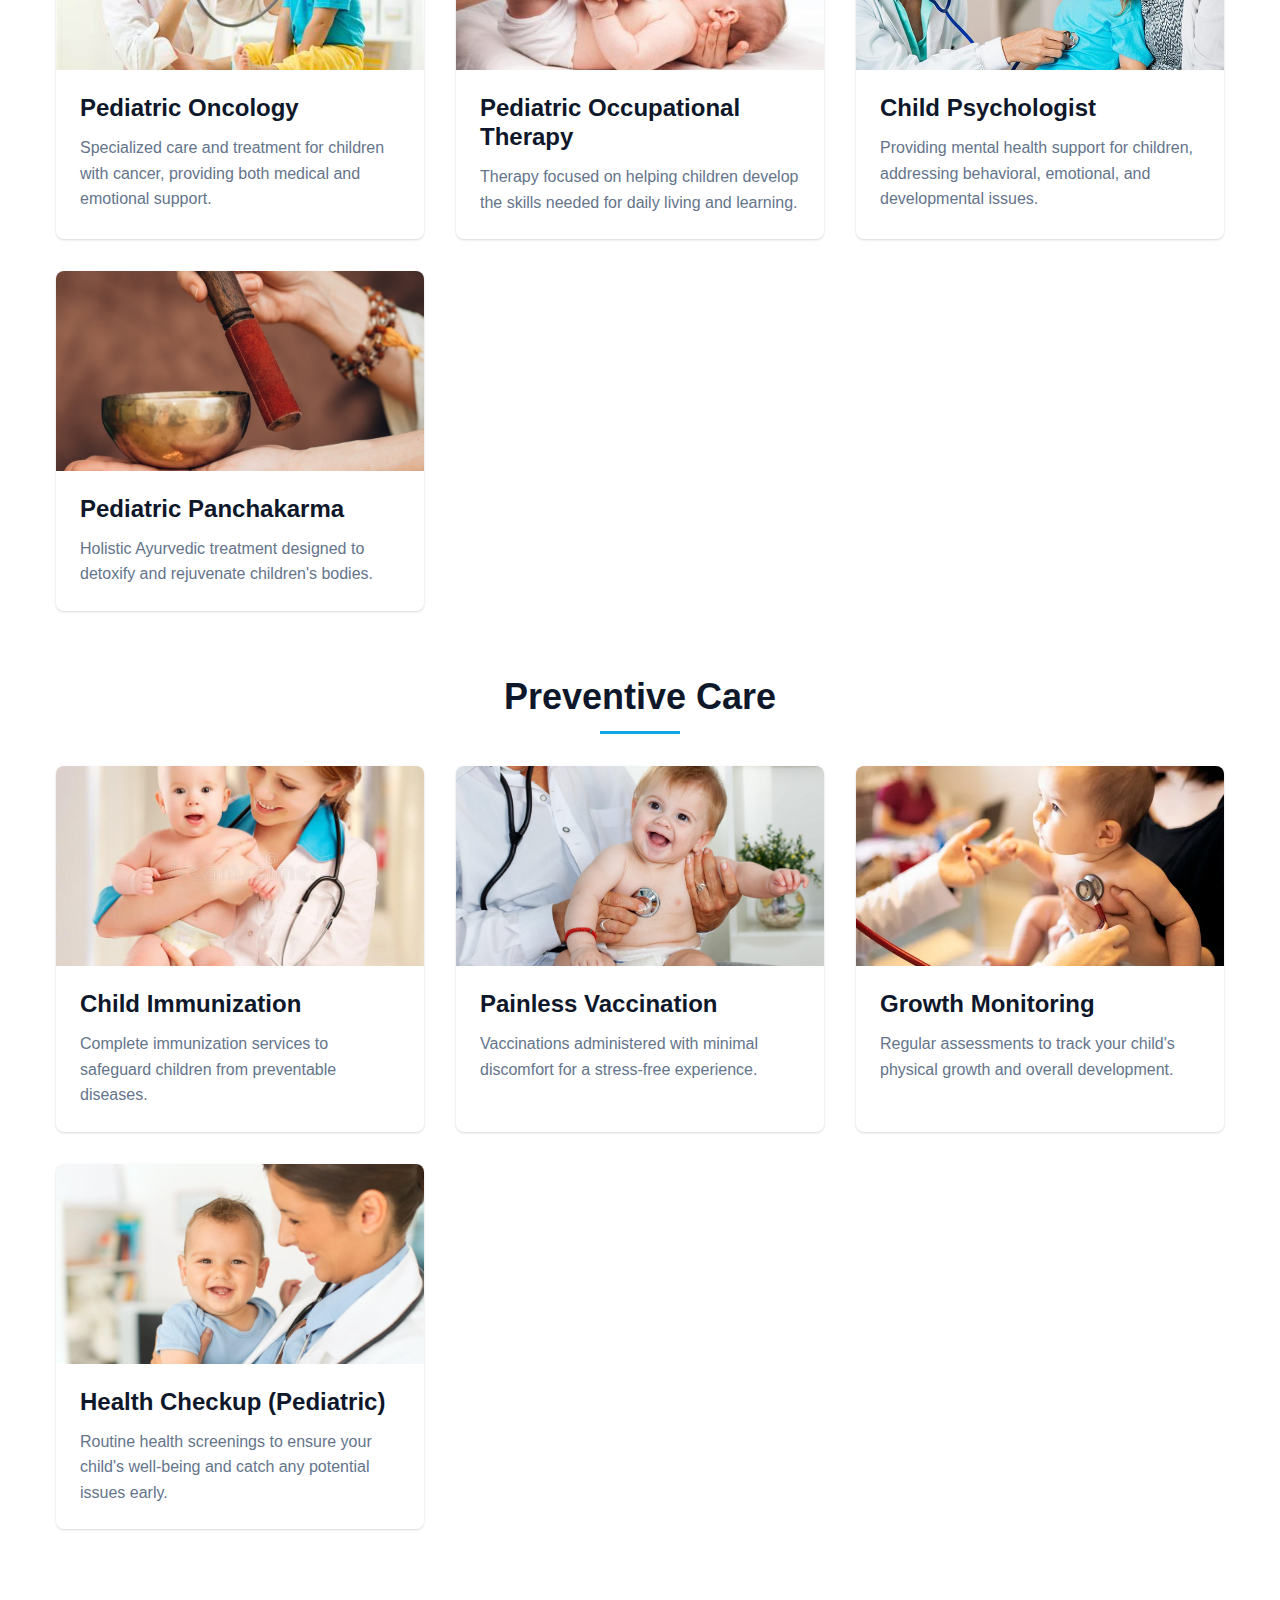
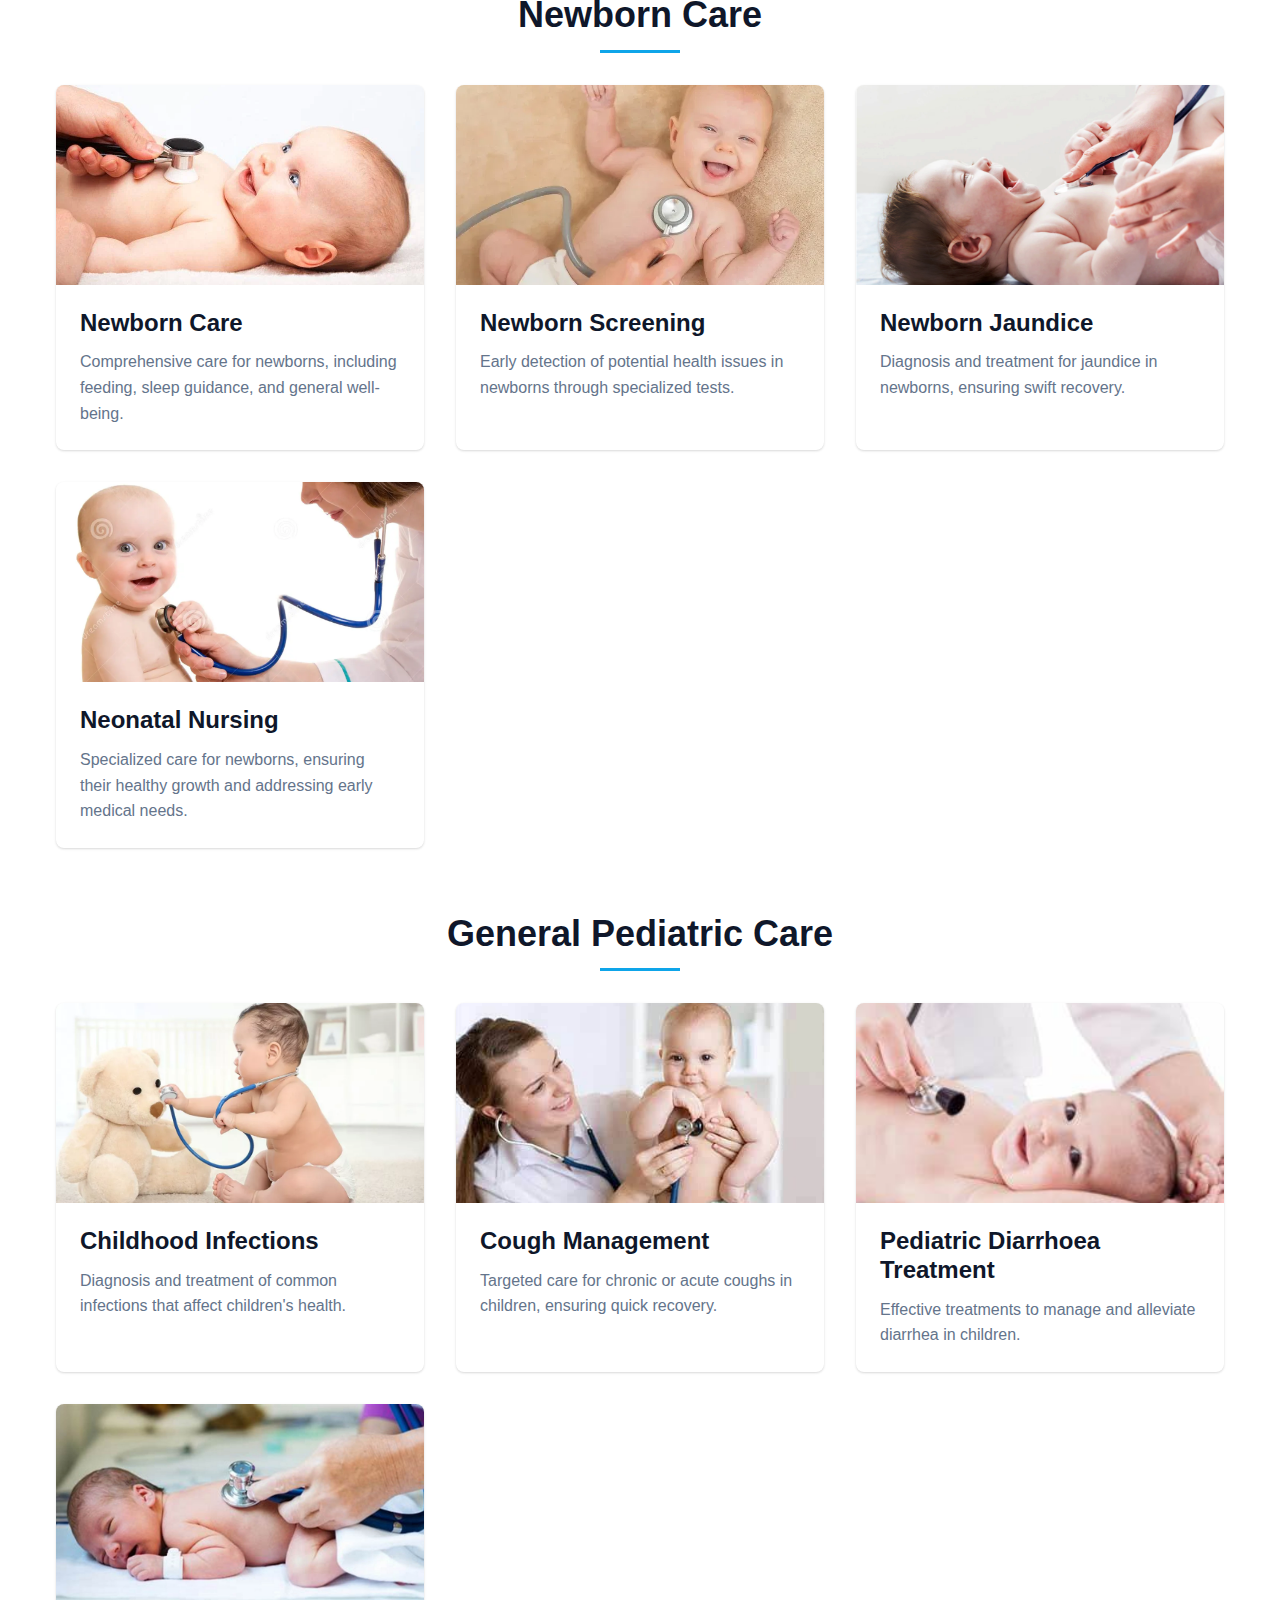
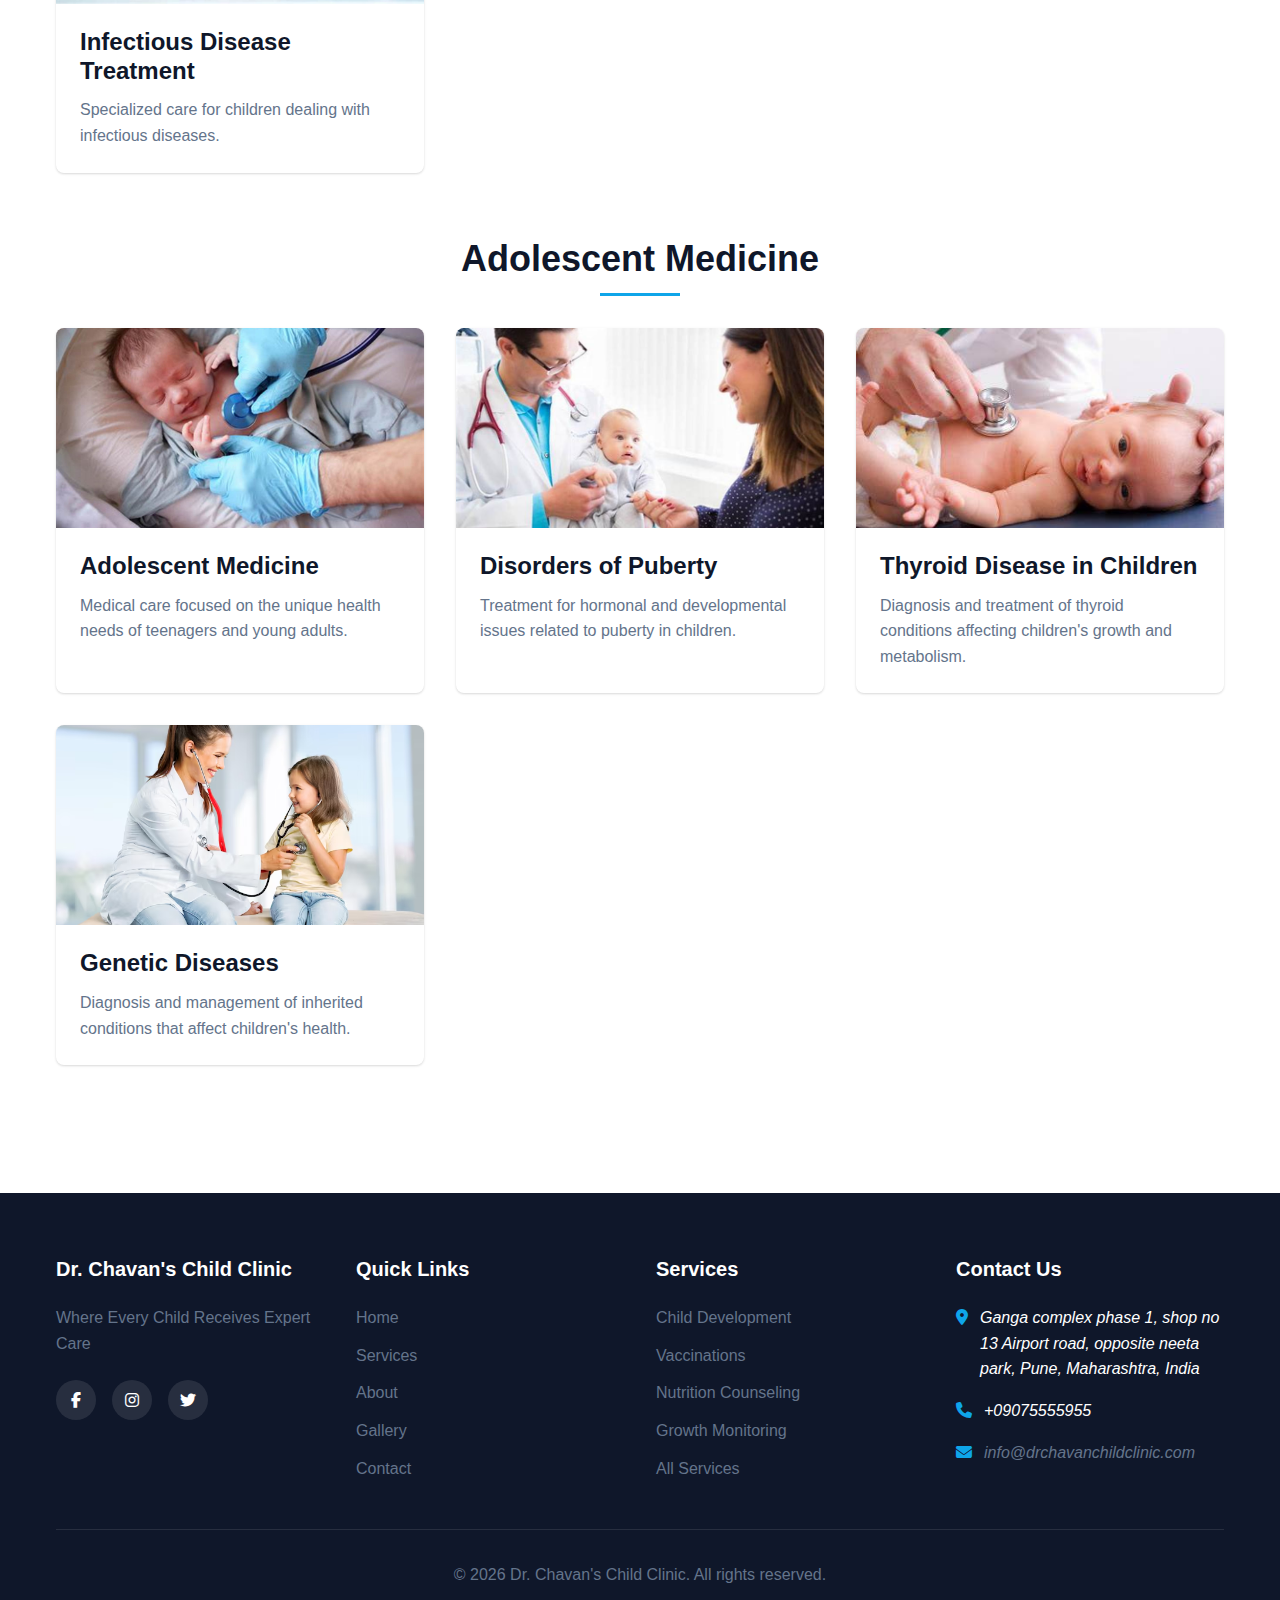
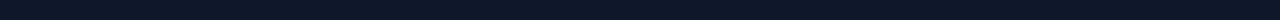
<file: services.html>
<!DOCTYPE html>
<html lang="en">
<head>
    <meta charset="UTF-8">
    <meta name="viewport" content="width=device-width, initial-scale=1.0">
    <title>Our Services - Dr. Chavan's Child Clinic</title>
    <link rel="stylesheet" href="./styles.css">
    <link rel="stylesheet" href="https://cdnjs.cloudflare.com/ajax/libs/font-awesome/6.4.0/css/all.min.css">
</head>
<body>
    <!-- Header -->
    <header class="header">
        <div class="container">
            <div class="header-content">
                <a href="index.html" class="logo">
                    <img src="./design.png" alt="Dr. Chavan's Child Clinic Logo" width="150" height="100">
                </a>
                
                <!-- Desktop Navigation -->
                <nav class="desktop-nav">
                    <ul class="nav-links">
                        <li><a href="index.html">Home</a></li>
                        <li><a href="services.html" class="active">Services</a></li>
                        <li><a href="about.html">About</a></li>
                        <li><a href="gallery.html">Gallery</a></li>
                        <li><a href="contact.html">Contact</a></li>
                        
                    </ul>
                </nav>
                
                <!-- Mobile Navigation Toggle -->
                <button class="mobile-nav-toggle" aria-label="Toggle Menu">
                    <i class="fas fa-bars"></i>
                </button>
            </div>
        </div>
        
        <!-- Mobile Navigation Menu -->
        <div class="mobile-nav">
            <nav class="container">
                <ul class="mobile-nav-links">
                    <li><a href="index.html">Home</a></li>
                    <li><a href="services.html">Services</a></li>
                    <li><a href="about.html">About</a></li>
                    <li><a href="gallery.html">Gallery</a></li>
                    <li><a href="contact.html">Contact</a></li>
                    
                </ul>
            </nav>
        </div>
    </header>

    <main>
        <!-- Hero Section -->
        <section class="page-hero">
            <div class="container">
                <h1>Our Services</h1>
                <p>We provide comprehensive pediatric care services to ensure your child's health and well-being at every stage of development</p>
            </div>
        </section>

        <!-- Services Categories -->
        <section class="services-section">
            <div class="container">
                        <!-- Developmental Services -->
                <div class="service-category">
                    <h2>Developmental Services</h2>
                    <div class="services-grid">
                        <div class="service-detail-card">
                            <div class="service-image">
                                <img src="./doctor-child-white-background-22037439.webp" alt="Development Assessment">
                            </div>
                            <div class="service-detail-content">
                                <h3>Development Assessment</h3>
                                <p>Comprehensive evaluations to monitor and support your child's physical and cognitive development.</p>
                            </div>
                        </div>
                        
                        <div class="service-detail-card">
                            <div class="service-image">
                                <img src="./female-doctor-toddler-27426732.webp" alt="ADHD Treatment">
                            </div>
                            <div class="service-detail-content">
                                <h3>ADHD Treatment</h3>
                                <p>Specialized care and treatment plans for managing ADHD in children.</p>
                            </div>
                        </div>
                        
                        <div class="service-detail-card">
                            <div class="service-image">
                                <img src="./fmf_e8ljyEp.jpg" alt="Growth & Development Evaluation">
                            </div>
                            <div class="service-detail-content">
                                <h3>Growth & Development Evaluation</h3>
                                <p>Ongoing assessments to ensure children reach key developmental milestones on time.</p>
                            </div>
                        </div>
                        
                        <div class="service-detail-card">
                            <div class="service-image">
                                <img src="./istockphoto-845335378-612x612.jpg" alt="Child Development Disease Treatment">
                            </div>
                            <div class="service-detail-content">
                                <h3>Child Development Disease Treatment</h3>
                                <p>Specialized treatments for conditions affecting children's physical and cognitive development.</p>
                            </div>
                        </div>
                    </div>
                </div>
                
                <!-- Specialized Care -->
                <div class="service-category">
                    <h2>Specialized Care</h2>
                    <div class="services-grid">
                        <div class="service-detail-card">
                            <div class="service-image">
                                <img src="./OIP (1).jpg" alt="Pediatric Oncology">
                            </div>
                            <div class="service-detail-content">
                                <h3>Pediatric Oncology</h3>
                                <p>Specialized care and treatment for children with cancer, providing both medical and emotional support.</p>
                            </div>
                        </div>
                        
                        <div class="service-detail-card">
                            <div class="service-image">
                                <img src="./heart-defects-450x257.jpg" alt="Pediatric Occupational Therapy">
                            </div>
                            <div class="service-detail-content">
                                <h3>Pediatric Occupational Therapy</h3>
                                <p>Therapy focused on helping children develop the skills needed for daily living and learning.</p>
                            </div>
                        </div>
                        
                        <div class="service-detail-card">
                            <div class="service-image">
                                <img src="./heart-Rate-In-Children-What-Is-Normal-And-What-Is-Not.jpg" alt="Child Psychologist">
                            </div>
                            <div class="service-detail-content">
                                <h3>Child Psychologist</h3>
                                <p>Providing mental health support for children, addressing behavioral, emotional, and developmental issues.</p>
                            </div>
                        </div>
                        
                        <div class="service-detail-card">
                            <div class="service-image">
                                <img src="./panchakarma.jpg" alt="Pediatric Panchakarma">
                            </div>
                            <div class="service-detail-content">
                                <h3>Pediatric Panchakarma</h3>
                                <p>Holistic Ayurvedic treatment designed to detoxify and rejuvenate children's bodies.</p>
                            </div>
                        </div>
                    </div>
                </div>
                <!-- Preventive Care -->
                <div class="service-category">
                    <h2>Preventive Care</h2>
                    <div class="services-grid">
                        <div class="service-detail-card">
                            <div class="service-image">
                                <img src="./aa5f45bddd1ed49c5b05b2f95d6dc55a.jpg" alt="Child Immunization">
                            </div>
                            <div class="service-detail-content">
                                <h3>Child Immunization</h3>
                                <p>Complete immunization services to safeguard children from preventable diseases.</p>
                            </div>
                        </div>
                        
                        <div class="service-detail-card">
                            <div class="service-image">
                                <img src="./adobeStock_95835116.jpeg" alt="Painless Vaccination">
                            </div>
                            <div class="service-detail-content">
                                <h3>Painless Vaccination</h3>
                                <p>Vaccinations administered with minimal discomfort for a stress-free experience.</p>
                            </div>
                        </div>
                        
                        <div class="service-detail-card">
                            <div class="service-image">
                                <img src="./baby_pic.webp" alt="Growth Monitoring">
                            </div>
                            <div class="service-detail-content">
                                <h3>Growth Monitoring</h3>
                                <p>Regular assessments to track your child's physical growth and overall development.</p>
                            </div>
                        </div>
                        
                        <div class="service-detail-card">
                            <div class="service-image">
                                <img src="./child.webp" alt="Health Checkup">
                            </div>
                            <div class="service-detail-content">
                                <h3>Health Checkup (Pediatric)</h3>
                                <p>Routine health screenings to ensure your child's well-being and catch any potential issues early.</p>
                            </div>
                        </div>
                    </div>
                </div>
                
                <!-- Newborn Care -->
                <div class="service-category">
                    <h2>Newborn Care</h2>
                    <div class="services-grid">
                        <div class="service-detail-card">
                            <div class="service-image">
                                <img src="./childhood-Heart-Issues.webp" alt="Newborn Care">
                            </div>
                            <div class="service-detail-content">
                                <h3>Newborn Care</h3>
                                <p>Comprehensive care for newborns, including feeding, sleep guidance, and general well-being.</p>
                            </div>
                        </div>
                        
                        <div class="service-detail-card">
                            <div class="service-image">
                                <img src="./como-curar-el-dolor-de-garganta-en-el-bebe_62954_l.webp" alt="Newborn Screening">
                            </div>
                            <div class="service-detail-content">
                                <h3>Newborn Screening</h3>
                                <p>Early detection of potential health issues in newborns through specialized tests.</p>
                            </div>
                        </div>
                        
                        <div class="service-detail-card">
                            <div class="service-image">
                                <img src="./crucial-Role-in-Pediatric-Care.jpg" alt="Newborn Jaundice">
                            </div>
                            <div class="service-detail-content">
                                <h3>Newborn Jaundice</h3>
                                <p>Diagnosis and treatment for jaundice in newborns, ensuring swift recovery.</p>
                            </div>
                        </div>
                        
                        <div class="service-detail-card">
                            <div class="service-image">
                                <img src="./doctor-baby-19714064.webp" alt="Neonatal Nursing">
                            </div>
                            <div class="service-detail-content">
                                <h3>Neonatal Nursing</h3>
                                <p>Specialized care for newborns, ensuring their healthy growth and addressing early medical needs.</p>
                            </div>
                        </div>
                    </div>
                </div>
                
                
                
                
                
                <!-- General Pediatric Care -->
                <div class="service-category">
                    <h2>General Pediatric Care</h2>
                    <div class="services-grid">
                        <div class="service-detail-card">
                            <div class="service-image">
                                <img src="./holly-Springs_Choosing-a-Pediatrician-1024x536-1.webp" alt="Childhood Infections">
                            </div>
                            <div class="service-detail-content">
                                <h3>Childhood Infections</h3>
                                <p>Diagnosis and treatment of common infections that affect children's health.</p>
                            </div>
                        </div>
                        
                        <div class="service-detail-card">
                            <div class="service-image">
                                <img src="./OIP (2).jpg" alt="Cough Management">
                            </div>
                            <div class="service-detail-content">
                                <h3>Cough Management</h3>
                                <p>Targeted care for chronic or acute coughs in children, ensuring quick recovery.</p>
                            </div>
                        </div>
                        
                        <div class="service-detail-card">
                            <div class="service-image">
                                <img src="./OIP (3).jpg" alt="Pediatric Diarrhoea Treatment">
                            </div>
                            <div class="service-detail-content">
                                <h3>Pediatric Diarrhoea Treatment</h3>
                                <p>Effective treatments to manage and alleviate diarrhea in children.</p>
                            </div>
                        </div>
                        
                        <div class="service-detail-card">
                            <div class="service-image">
                                <img src="./OIP (4).jpg" alt="Infectious Disease Treatment">
                            </div>
                            <div class="service-detail-content">
                                <h3>Infectious Disease Treatment</h3>
                                <p>Specialized care for children dealing with infectious diseases.</p>
                            </div>
                        </div>
                    </div>
                </div>
                
                <!-- Adolescent Medicine -->
                <div class="service-category">
                    <h2>Adolescent Medicine</h2>
                    <div class="services-grid">
                        <div class="service-detail-card">
                            <div class="service-image">
                                <img src="./OIP (5).jpg" alt="Adolescent Medicine">
                            </div>
                            <div class="service-detail-content">
                                <h3>Adolescent Medicine</h3>
                                <p>Medical care focused on the unique health needs of teenagers and young adults.</p>
                            </div>
                        </div>
                        
                        <div class="service-detail-card">
                            <div class="service-image">
                                <img src="./OIP (6).jpg" alt="Disorders of Puberty">
                            </div>
                            <div class="service-detail-content">
                                <h3>Disorders of Puberty</h3>
                                <p>Treatment for hormonal and developmental issues related to puberty in children.</p>
                            </div>
                        </div>
                        
                        <div class="service-detail-card">
                            <div class="service-image">
                                <img src="./OIP.jpg" alt="Thyroid Disease in Children">
                            </div>
                            <div class="service-detail-content">
                                <h3>Thyroid Disease in Children</h3>
                                <p>Diagnosis and treatment of thyroid conditions affecting children's growth and metabolism.</p>
                            </div>
                        </div>
                        
                        <div class="service-detail-card">
                            <div class="service-image">
                                <img src="./young-woman-doctor-with-little-girl_488220-25036.avif" alt="Genetic Diseases">
                            </div>
                            <div class="service-detail-content">
                                <h3>Genetic Diseases</h3>
                                <p>Diagnosis and management of inherited conditions that affect children's health.</p>
                            </div>
                        </div>
                    </div>
                </div>
            </div>
        </section>
    </main>

    <!-- Footer -->
    <footer class="footer">
        <div class="container">
            <div class="footer-grid">
                <div class="footer-col">
                    <h3>Dr. Chavan's Child Clinic</h3>
                    <p>Where Every Child Receives Expert Care</p>
                    <div class="social-links">
                        <a href="#" aria-label="Facebook"><i class="fab fa-facebook-f"></i></a>
                        <a href="#" aria-label="Instagram"><i class="fab fa-instagram"></i></a>
                        <a href="#" aria-label="Twitter"><i class="fab fa-twitter"></i></a>
                    </div>
                </div>

                <div class="footer-col">
                    <h3>Quick Links</h3>
                    <ul class="footer-links">
                        <li><a href="index.html">Home</a></li>
                        <li><a href="services.html">Services</a></li>
                        <li><a href="about.html">About</a></li>
                        <li><a href="gallery.html">Gallery</a></li>
                        <li><a href="contact.html">Contact</a></li>
                    </ul>
                </div>

                <div class="footer-col">
                    <h3>Services</h3>
                    <ul class="footer-links">
                        <li><a href="services.html">Child Development</a></li>
                        <li><a href="services.html">Vaccinations</a></li>
                        <li><a href="services.html">Nutrition Counseling</a></li>
                        <li><a href="services.html">Growth Monitoring</a></li>
                        <li><a href="services.html">All Services</a></li>
                    </ul>
                </div>

                <div class="footer-col">
                    <h3>Contact Us</h3>
                    <address>
                        <div class="contact-item">
                            <i class="fas fa-map-marker-alt"></i>
                            <span>Ganga complex phase 1, shop no 13 Airport road, opposite neeta park,
                                Pune, Maharashtra, India</span>
                        </div>
                        <div class="contact-item">
                            <i class="fas fa-phone"></i>
                            <span>+09075555955</span>
                        </div>
                        <div class="contact-item">
                            <i class="fas fa-envelope"></i>
                            <a href="mailto:info@drchavanchildclinic.com">info@drchavanchildclinic.com</a>
                        </div>
                    </address>
                </div>
            </div>

            <div class="footer-bottom">
                <p>&copy; <span id="current-year"></span> Dr. Chavan's Child Clinic. All rights reserved.</p>
            </div>
        </div>
    </footer>

    <script src="./main.js"></script>
</body>
</html>
</file>
<file: styles.css>
/* Base Styles */
:root {
    --primary: #0ea5e9;
    --primary-dark: #0284c7;
    --primary-light: #e0f2fe;
    --secondary: #f0f9ff;
    --accent: #0369a1;
    --text-dark: #0f172a;
    --text-light: #64748b;
    --text-white: #ffffff;
    --background: #ffffff;
    --background-alt: #f8fafc;
    --border: #e2e8f0;
    --success: #10b981;
    --warning: #f59e0b;
    --danger: #ef4444;
    --radius: 0.5rem;
    --shadow: 0 1px 3px 0 rgba(0, 0, 0, 0.1), 0 1px 2px 0 rgba(0, 0, 0, 0.06);
    --shadow-md: 0 4px 6px -1px rgba(0, 0, 0, 0.1), 0 2px 4px -1px rgba(0, 0, 0, 0.06);
    --shadow-lg: 0 10px 15px -3px rgba(0, 0, 0, 0.1), 0 4px 6px -2px rgba(0, 0, 0, 0.05);
    --transition: all 0.3s ease;
}

* {
    margin: 0;
    padding: 0;
    box-sizing: border-box;
}

html {
    scroll-behavior: smooth;
}

body {
    font-family: 'Segoe UI', Tahoma, Geneva, Verdana, sans-serif;
    line-height: 1.6;
    color: var(--text-dark);
    background-color: var(--background-alt);
}

a {
    text-decoration: none;
    color: var(--primary);
    transition: var(--transition);
}

a:hover {
    color: var(--primary-dark);
}

ul {
    list-style: none;
}

img {
    max-width: 100%;
    height: auto;
    display: block;
}

.container {
    width: 100%;
    max-width: 1200px;
    margin: 0 auto;
    padding: 0 1rem;
}

.text-center {
    text-align: center;
}

.divider {
    height: 4px;
    width: 6rem;
    background-color: var(--primary);
    margin-bottom: 1.5rem;
}

/* Typography */
h1, h2, h3, h4, h5, h6 {
    font-weight: 700;
    line-height: 1.2;
    margin-bottom: 1rem;
    color: var(--text-dark);
}

h1 {
    font-size: 2.5rem;
}

h2 {
    font-size: 2rem;
}

h3 {
    font-size: 1.5rem;
}

p {
    margin-bottom: 1rem;
}

/* Buttons */
.btn {
    display: inline-flex;
    align-items: center;
    justify-content: center;
    padding: 0.75rem 1.5rem;
    border-radius: var(--radius);
    font-weight: 600;
    text-align: center;
    cursor: pointer;
    transition: var(--transition);
    border: none;
    font-size: 1rem;
}

.btn-primary {
    background-color: var(--primary);
    color: var(--text-white);
}

.btn-primary:hover {
    background-color: var(--primary-dark);
    color: var(--text-white);
}

.btn-outline {
    background-color: transparent;
    color: var(--primary);
    border: 2px solid var(--primary);
}

.btn-outline:hover {
    background-color: var(--primary);
    color: var(--text-white);
}

.btn-light {
    background-color: var(--text-white);
    color: var(--primary);
}

.btn-light:hover {
    background-color: var(--secondary);
}

.btn-sm {
    padding: 0.375rem 0.75rem;
    font-size: 0.875rem;
}

.btn-full {
    width: 100%;
}

.btn-danger {
    color: var(--danger);
    border-color: var(--danger);
}

.btn-danger:hover {
    background-color: var(--danger);
    color: var(--text-white);
}

/* Header */
.header {
    background-color: var(--background);
    box-shadow: var(--shadow);
    position: sticky;
    top: 0;
    z-index: 100;
}

.header-content {
    display: flex;
    justify-content: space-between;
    align-items: center;
    padding: 1rem 0;
}

.logo img {
    height: 3rem;
    width: auto;
}

.desktop-nav {
    display: none;
}

.nav-links {
    display: flex;
    gap: 1.5rem;
}

.nav-links a {
    color: var(--primary);
    font-weight: 600;
    position: relative;
}

.nav-links a:hover,
.nav-links a.active {
    color: var(--primary-dark);
}

.nav-links a.active::after {
    content: '';
    position: absolute;
    bottom: -0.5rem;
    left: 0;
    width: 100%;
    height: 2px;
    background-color: var(--primary);
}

.mobile-nav-toggle {
    background: none;
    border: none;
    color: var(--primary);
    font-size: 1.5rem;
    cursor: pointer;
}

.mobile-nav {
    display: none;
    background-color: var(--background);
    padding: 1rem 0;
    box-shadow: 0 4px 6px -1px rgba(0, 0, 0, 0.1);
}

.mobile-nav.active {
    display: block;
}

.mobile-nav-links {
    display: flex;
    flex-direction: column;
    gap: 1rem;
}

.mobile-nav-links a {
    display: block;
    padding: 0.5rem 0;
    color: var(--primary);
    font-weight: 600;
}

.mobile-nav-links a:hover,
.mobile-nav-links a.active {
    color: var(--primary-dark);
}

/* Hero Section */
.hero {
    background: linear-gradient(to right, var(--primary-light), var(--secondary));
    position: relative;
    overflow: hidden;
}

.hero-grid {
    display: grid;
    grid-template-columns: 1fr;
    gap: 2rem;
    min-height: calc(100vh - 5rem);
    align-items: center;
    padding: 4rem 0;
}

.hero-content {
    max-width: 600px;
}

.hero-content h1 {
    font-size: 2.5rem;
    margin-bottom: 1rem;
    color: var(--text-dark);
}

.hero-subtitle {
    font-size: 1.25rem;
    color: var(--text-light);
    margin-bottom: 2rem;
}

.hero-buttons {
    display: flex;
    flex-wrap: wrap;
    gap: 1rem;
}

.hero-image {
    display: flex;
    justify-content: center;
    align-items: center;
}

.hero-image img {
    max-width: 100%;
    border-radius: var(--radius);
    box-shadow: var(--shadow-lg);
}

.hero-gradient {
    position: absolute;
    bottom: 0;
    left: 0;
    right: 0;
    height: 4rem;
    background: linear-gradient(to top, var(--background), transparent);
}

/* Page Hero */
.page-hero {
    background: linear-gradient(to right, var(--primary-light), var(--secondary));
    padding: 4rem 0;
    text-align: center;
}

.page-hero h1 {
    margin-bottom: 1rem;
}

.page-hero p {
    max-width: 800px;
    margin: 0 auto;
    color: var(--text-light);
    font-size: 1.125rem;
}

/* Services Preview Section */
.services-preview {
    padding: 4rem 0;
    background-color: var(--background);
}

.section-header {
    text-align: center;
    margin-bottom: 3rem;
}

.section-header h2 {
    margin-bottom: 1rem;
}

.section-header p {
    max-width: 800px;
    margin: 0 auto;
    color: var(--text-light);
}

.services-grid {
    display: grid;
    grid-template-columns: repeat(auto-fill, minmax(280px, 1fr));
    gap: 2rem;
    margin-bottom: 3rem;
}

.service-card {
    background-color: var(--background);
    border-radius: var(--radius);
    padding: 2rem;
    box-shadow: var(--shadow);
    transition: var(--transition);
    text-align: center;
}

.service-card:hover {
    transform: translateY(-5px);
    box-shadow: var(--shadow-md);
}

.service-icon {
    display: flex;
    align-items: center;
    justify-content: center;
    width: 4rem;
    height: 4rem;
    margin: 0 auto 1.5rem;
    background-color: var(--primary-light);
    border-radius: 50%;
    color: var(--primary);
    font-size: 1.5rem;
}

.service-card h3 {
    margin-bottom: 1rem;
}

.service-card p {
    color: var(--text-light);
}

/* About Preview Section */
.about-preview {
    padding: 4rem 0;
    background-color: var(--primary-light);
}

.about-grid {
    display: grid;
    grid-template-columns: 1fr;
    gap: 3rem;
    align-items: center;
}

.about-content h2 {
    margin-bottom: 1rem;
}

.about-content p {
    margin-bottom: 1.5rem;
    color: var(--text-light);
}

.about-image {
    position: relative;
}

.image-decoration {
    position: absolute;
    top: -1.5rem;
    left: -1.5rem;
    width: 6rem;
    height: 6rem;
    background-color: var(--primary-light);
    border-radius: var(--radius);
    z-index: 1;
}

.image-decoration.right {
    left: auto;
    right: -1.5rem;
}

.about-image img {
    position: relative;
    z-index: 2;
    border-radius: var(--radius);
    box-shadow: var(--shadow-lg);
}

/* Testimonials Section */
.testimonials {
    padding: 4rem 0;
    background-color: var(--background);
}

.testimonials-grid {
    display: grid;
    grid-template-columns: repeat(auto-fill, minmax(300px, 1fr));
    gap: 2rem;
}

.testimonial-card {
    background-color: var(--primary-light);
    border-radius: var(--radius);
    padding: 2rem;
    box-shadow: var(--shadow);
}

.stars {
    color: #f59e0b;
    margin-bottom: 1rem;
}

.testimonial-text {
    font-style: italic;
    margin-bottom: 1.5rem;
}

.testimonial-author {
    display: flex;
    align-items: center;
}

.author-avatar {
    width: 3rem;
    height: 3rem;
    border-radius: 50%;
    background-color: var(--primary);
    color: var(--text-white);
    display: flex;
    align-items: center;
    justify-content: center;
    font-weight: bold;
    margin-right: 1rem;
}

.author-name {
    font-weight: 600;
    margin-bottom: 0.25rem;
}

.author-title {
    color: var(--text-light);
    font-size: 0.875rem;
    margin-bottom: 0;
}

/* CTA Section */
.cta {
    background-color: var(--primary);
    color: var(--text-white);
    padding: 4rem 0;
    text-align: center;
}

.cta h2 {
    color: var(--text-white);
    margin-bottom: 1rem;
}

.cta p {
    max-width: 800px;
    margin: 0 auto 2rem;
    color: var(--primary-light);
}

/* Footer */
.footer {
    background-color: var(--text-dark);
    color: var(--text-white);
    padding: 4rem 0 2rem;
}

.footer-grid {
    display: grid;
    grid-template-columns: 1fr;
    gap: 2rem;
    margin-bottom: 3rem;
}

.footer-col h3 {
    color: var(--text-white);
    margin-bottom: 1.5rem;
    font-size: 1.25rem;
}

.footer-col p {
    color: var(--text-light);
    margin-bottom: 1.5rem;
}

.social-links {
    display: flex;
    gap: 1rem;
}

.social-links a {
    display: flex;
    align-items: center;
    justify-content: center;
    width: 2.5rem;
    height: 2.5rem;
    background-color: rgba(255, 255, 255, 0.1);
    border-radius: 50%;
    color: var(--text-white);
    transition: var(--transition);
}

.social-links a:hover {
    background-color: var(--primary);
}

.footer-links {
    display: flex;
    flex-direction: column;
    gap: 0.75rem;
}

.footer-links a {
    color: var(--text-light);
    transition: var(--transition);
}

.footer-links a:hover {
    color: var(--primary);
}

.contact-item {
    display: flex;
    align-items: flex-start;
    margin-bottom: 1rem;
}

.contact-item i {
    margin-right: 0.75rem;
    margin-top: 0.25rem;
    color: var(--primary);
}

.contact-item a {
    color: var(--text-light);
}

.contact-item a:hover {
    color: var(--primary);
}

.footer-bottom {
    text-align: center;
    padding-top: 2rem;
    border-top: 1px solid rgba(255, 255, 255, 0.1);
}

.footer-bottom p {
    color: var(--text-light);
    margin-bottom: 0;
}

/* Services Page */
.services-section {
    padding: 4rem 0;
    background-color: var(--background);
}

.service-category {
    margin-bottom: 4rem;
}

.service-category h2 {
    text-align: center;
    margin-bottom: 2rem;
    position: relative;
    padding-bottom: 1rem;
}

.service-category h2::after {
    content: '';
    position: absolute;
    bottom: 0;
    left: 50%;
    transform: translateX(-50%);
    width: 5rem;
    height: 3px;
    background-color: var(--primary);
}

.service-detail-card {
    background-color: var(--background);
    border-radius: var(--radius);
    overflow: hidden;
    box-shadow: var(--shadow);
    transition: var(--transition);
}

.service-detail-card:hover {
    transform: translateY(-5px);
    box-shadow: var(--shadow-md);
}

.service-image {
    height: 200px;
    overflow: hidden;
}

.service-image img {
    width: 100%;
    height: 100%;
    object-fit: cover;
    transition: transform 0.3s ease;
}

.service-detail-card:hover .service-image img {
    transform: scale(1.05);
}

.service-detail-content {
    padding: 1.5rem;
}

.service-detail-content h3 {
    margin-bottom: 0.75rem;
}

.service-detail-content p {
    color: var(--text-light);
    margin-bottom: 0;
}

/* About Page */
.about-section {
    padding: 4rem 0;
    background-color: var(--background);
}

.about-image-container {
    position: relative;
    margin-top: 2rem;
}

.values-section {
    margin-top: 5rem;
}

.values-section h2 {
    text-align: center;
    margin-bottom: 3rem;
}

.values-grid {
    display: grid;
    grid-template-columns: repeat(auto-fill, minmax(250px, 1fr));
    gap: 2rem;
}

.value-card {
    background-color: var(--primary-light);
    border-radius: var(--radius);
    padding: 2rem;
    text-align: center;
    box-shadow: var(--shadow);
}

.value-icon {
    display: flex;
    align-items: center;
    justify-content: center;
    width: 4rem;
    height: 4rem;
    margin: 0 auto 1.5rem;
    background-color: var(--background);
    border-radius: 50%;
    color: var(--primary);
    font-size: 1.5rem;
}

.value-card h3 {
    margin-bottom: 1rem;
}

.value-card p {
    color: var(--text-light);
    margin-bottom: 0;
}

.doctor-section {
    margin-top: 5rem;
}

.doctor-section h2 {
    text-align: center;
    margin-bottom: 3rem;
}

.doctor-grid {
    display: grid;
    grid-template-columns: 1fr;
    gap: 3rem;
    align-items: center;
}

.doctor-content h3 {
    margin-bottom: 0.5rem;
}

.doctor-title {
    color: var(--primary);
    font-weight: 600;
    margin-bottom: 1.5rem;
}

.doctor-content p {
    margin-bottom: 1.5rem;
}

.qualifications {
    margin-top: 2rem;
}

.qualifications h4 {
    margin-bottom: 1rem;
}

.qualifications ul {
    list-style: disc;
    padding-left: 1.5rem;
}

.qualifications li {
    margin-bottom: 0.5rem;
    color: var(--text-light);
}

.doctor-image img {
    border-radius: var(--radius);
    box-shadow: var(--shadow-lg);
    margin: 0 auto;
}

/* Gallery Page */
.gallery-section {
    padding: 4rem 0;
    background-color: var(--background);
}

.gallery-grid {
    display: grid;
    grid-template-columns: repeat(auto-fill, minmax(250px, 1fr));
    gap: 1.5rem;
}

.gallery-item {
    cursor: pointer;
    border-radius: var(--radius);
    overflow: hidden;
    box-shadow: var(--shadow);
    transition: var(--transition);
}

.gallery-item:hover {
    transform: translateY(-5px);
    box-shadow: var(--shadow-md);
}

.gallery-image {
    height: 250px;
    overflow: hidden;
}

.gallery-image img {
    width: 100%;
    height: 100%;
    object-fit: cover;
    transition: transform 0.3s ease;
}

.gallery-item:hover .gallery-image img {
    transform: scale(1.05);
}

.gallery-caption {
    padding: 1rem;
    background-color: var(--background);
    text-align: center;
}

.gallery-caption p {
    margin-bottom: 0;
    color: var(--text-light);
    font-size: 0.875rem;
}

/* Lightbox */
.lightbox {
    display: none;
    position: fixed;
    top: 0;
    left: 0;
    width: 100%;
    height: 100%;
    background-color: rgba(0, 0, 0, 0.9);
    z-index: 1000;
    justify-content: center;
    align-items: center;
}

.lightbox.active {
    display: flex;
}

.lightbox-content {
    position: relative;
    max-width: 90%;
    max-height: 90%;
    display: flex;
    align-items: center;
}

.lightbox-close {
    position: absolute;
    top: -2.5rem;
    right: 0;
    background: none;
    border: none;
    color: var(--text-white);
    font-size: 1.5rem;
    cursor: pointer;
}

.lightbox-prev,
.lightbox-next {
    position: absolute;
    top: 50%;
    transform: translateY(-50%);
    background: none;
    border: none;
    color: var(--text-white);
    font-size: 2rem;
    cursor: pointer;
    padding: 1rem;
    z-index: 1010;
}

.lightbox-prev {
    left: -4rem;
}

.lightbox-next {
    right: -4rem;
}

.lightbox-image-container {
    display: flex;
    flex-direction: column;
    align-items: center;
}

.lightbox-image {
    max-height: 80vh;
    max-width: 100%;
    object-fit: contain;
    border-radius: var(--radius);
}

.lightbox-caption {
    color: var(--text-white);
    margin-top: 1rem;
    text-align: center;
}

/* Contact Page */
.map-section {
    height: 400px;
    width: 100%;
}

.contact-section {
    padding: 4rem 0;
    background-color: var(--background);
}

.contact-grid {
    display: grid;
    grid-template-columns: 1fr;
    gap: 3rem;
}

.contact-info h2 {
    margin-bottom: 1rem;
}

.contact-info > p {
    margin-bottom: 2rem;
    color: var(--text-light);
}

.contact-cards {
    display: grid;
    grid-template-columns: 1fr;
    gap: 1.5rem;
    margin-bottom: 2.5rem;
}

.contact-card {
    display: flex;
    background-color: var(--background);
    border-radius: var(--radius);
    padding: 1.5rem;
    box-shadow: var(--shadow);
}

.contact-card-icon {
    display: flex;
    align-items: center;
    justify-content: center;
    width: 3rem;
    height: 3rem;
    background-color: var(--primary-light);
    border-radius: 50%;
    color: var(--primary);
    font-size: 1.25rem;
    margin-right: 1rem;
    flex-shrink: 0;
}

.contact-card-content h3 {
    margin-bottom: 0.5rem;
    font-size: 1.125rem;
}

.contact-card-content p {
    color: var(--text-light);
    margin-bottom: 0;
}

.clinic-hours h3 {
    margin-bottom: 1.5rem;
}

.hours-grid {
    display: grid;
    gap: 0.75rem;
}

.hours-row {
    display: flex;
    justify-content: space-between;
    padding-bottom: 0.75rem;
    border-bottom: 1px solid var(--border);
}

.hours-row span:last-child {
    font-weight: 600;
}

.contact-form-container {
    max-width: 600px;
    margin: 0 auto;
}

.contact-form-card {
    background-color: var(--background);
    border-radius: var(--radius);
    padding: 2rem;
    box-shadow: var(--shadow-lg);
}

.contact-form-card h2 {
    margin-bottom: 2rem;
    text-align: center;
}

.contact-form {
    display: grid;
    gap: 1.5rem;
}

.form-group {
    display: flex;
    flex-direction: column;
}

.form-group label {
    margin-bottom: 0.5rem;
    font-weight: 600;
    font-size: 0.875rem;
    color: var(--text-light);
}

.form-group input,
.form-group textarea {
    padding: 0.75rem;
    border: 1px solid var(--border);
    border-radius: var(--radius);
    font-family: inherit;
    font-size: 1rem;
    transition: var(--transition);
}

.form-group input:focus,
.form-group textarea:focus {
    outline: none;
    border-color: var(--primary);
    box-shadow: 0 0 0 2px rgba(14, 165, 233, 0.2);
}

.btn-loading {
    display: none;
}

.btn.loading .btn-content {
    display: none;
}

.btn.loading .btn-loading {
    display: inline-flex;
    align-items: center;
    gap: 0.5rem;
}

/* Responsive Styles */
@media (min-width: 768px) {
    h1 {
        font-size: 3rem;
    }
    
    h2 {
        font-size: 2.25rem;
    }
    
    .desktop-nav {
        display: block;
    }
    
    .mobile-nav-toggle {
        display: none;
    }
    
    .hero-grid {
        grid-template-columns: 1fr 1fr;
    }
    
    .about-grid {
        grid-template-columns: 1fr 1fr;
    }
    
    .footer-grid {
        grid-template-columns: repeat(2, 1fr);
    }
    
    .contact-grid {
        grid-template-columns: 1fr 1fr;
    }
    
    .doctor-grid {
        grid-template-columns: 3fr 2fr;
    }
}

@media (min-width: 1024px) {
    .footer-grid {
        grid-template-columns: repeat(4, 1fr);
    }
    
    .contact-cards {
        grid-template-columns: repeat(3, 1fr);
    }
}

/* Animations */
@keyframes fadeIn {
    from {
        opacity: 0;
    }
    to {
        opacity: 1;
    }
}

.fade-in {
    animation: fadeIn 0.5s ease-in-out;
}

/* Add these responsive fixes at the end of your styles.css file */

/* General responsive fixes */
@media (max-width: 768px) {
    .container {
      padding-left: 15px;
      padding-right: 15px;
    }
  
    h1 {
      font-size: 2rem;
    }
  
    h2 {
      font-size: 1.5rem;
    }
  
    p {
      font-size: 0.95rem;
    }
  }
  
  /* Extra small devices (phones, 576px and down) */
  @media (max-width: 576px) {
    /* Header fixes */
    .header {
      padding: 0.75rem 1rem;
    }
  
    .logo {
      font-size: 1.25rem;
    }
  
    .logo img {
      width: 30px;
      height: 30px;
    }
  
    /* Navigation fixes */
    .nav-menu {
      width: 100%;
      left: 0;
      padding: 1rem;
    }
  
    /* Hero section fixes */
    .hero {
      padding: 2rem 1rem;
    }
  
    .hero-content {
      padding: 1.5rem;
    }
  
    .hero-title {
      font-size: 1.75rem;
    }
  
    .hero-subtitle {
      font-size: 1rem;
    }
  
    /* Services section fixes */
    .services-grid {
      grid-template-columns: 1fr;
    }
  
    .service-card {
      padding: 1.25rem;
    }
  
    /* Features section fixes */
    .features-grid {
      grid-template-columns: 1fr;
    }
  
    /* Testimonials fixes */
    .testimonial-card {
      padding: 1rem;
    }
  
    /* Gallery fixes */
    .gallery-grid {
      grid-template-columns: 1fr;
      gap: 0.75rem;
    }
  
    /* Contact page fixes */
    .contact-container {
      grid-template-columns: 1fr;
    }
  
    .contact-info {
      padding: 1.5rem;
    }
  
    .contact-form {
      padding: 1.5rem;
    }
  
    /* Map container */
    .map-container {
      height: 250px;
    }
  
    /* About page fixes */
    .about-container {
      grid-template-columns: 1fr;
    }
  
    .team-grid {
      grid-template-columns: 1fr;
    }
  
    /* Dashboard fixes */
    .dashboard-container {
      grid-template-columns: 1fr;
    }
  
    .sidebar {
      width: 100%;
      position: fixed;
      z-index: 100;
      transform: translateX(-100%);
    }
  
    .sidebar.active {
      transform: translateX(0);
    }
  
    .main-content {
      margin-left: 0;
      width: 100%;
    }
  
    .dashboard-header {
      padding: 0.75rem 1rem;
    }
  
    .dashboard-card {
      padding: 1rem;
    }
  
    .stats-grid {
      grid-template-columns: 1fr;
    }
  
    .appointments-grid {
      grid-template-columns: 1fr;
    }
  
    /* Form elements */
    .form-group {
      margin-bottom: 0.75rem;
    }
  
    input,
    textarea,
    select {
      padding: 0.5rem;
    }
  
    /* Footer fixes */
    .footer {
      padding: 2rem 1rem;
    }
  
    .footer-grid {
      grid-template-columns: 1fr;
      gap: 1.5rem;
    }
  }
  
  /* Small devices (landscape phones, 576px to 767px) */
  @media (min-width: 577px) and (max-width: 767px) {
    .services-grid,
    .features-grid {
      grid-template-columns: repeat(2, 1fr);
    }
  
    .gallery-grid {
      grid-template-columns: repeat(2, 1fr);
    }
  
    .team-grid {
      grid-template-columns: repeat(2, 1fr);
    }
  
    .stats-grid {
      grid-template-columns: repeat(2, 1fr);
    }
  }
  
  /* Fix for lightbox on mobile */
  @media (max-width: 576px) {
    .lightbox-content {
      width: 90%;
      max-width: 90%;
    }
  
    .lightbox-image {
      max-height: 70vh;
    }
  }
  
  /* Fix for tables on mobile */
  @media (max-width: 767px) {
    table {
      display: block;
      overflow-x: auto;
      white-space: nowrap;
    }
  
    th,
    td {
      padding: 0.5rem;
    }
  }
</file>
